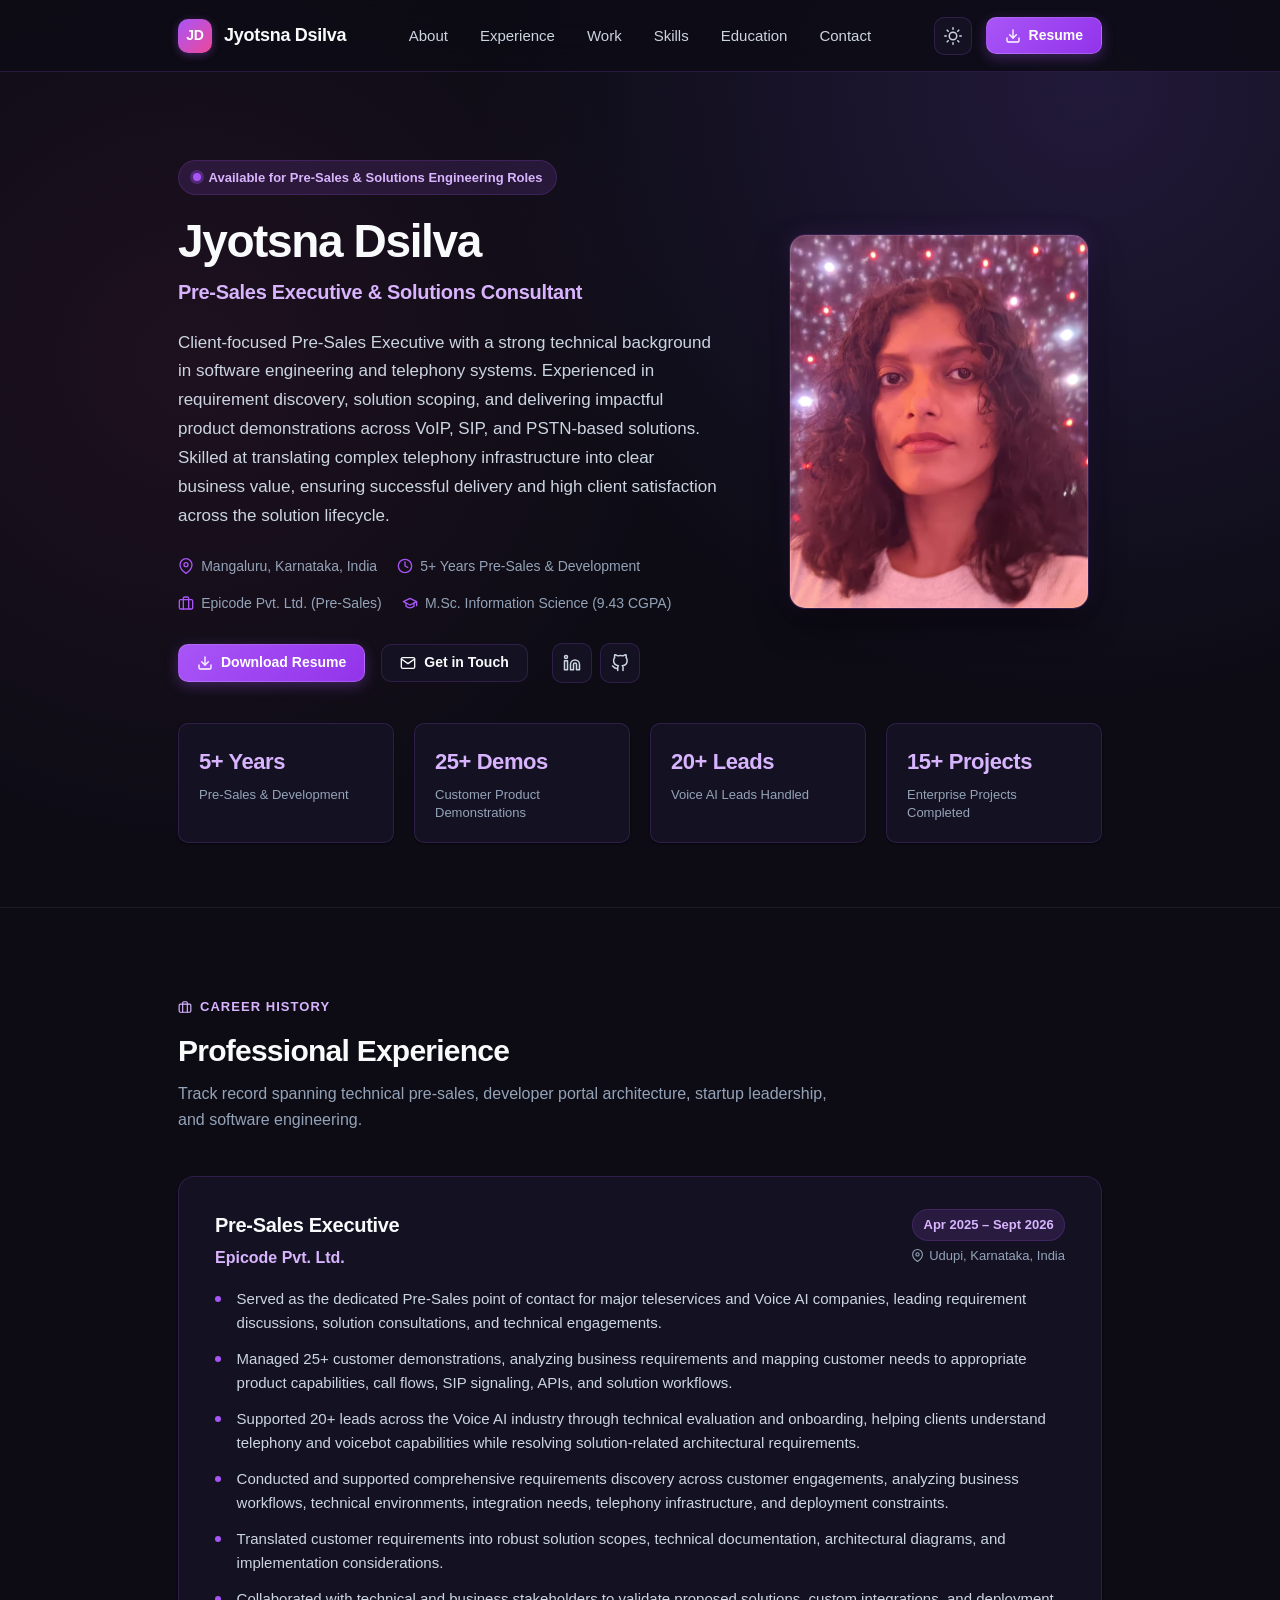
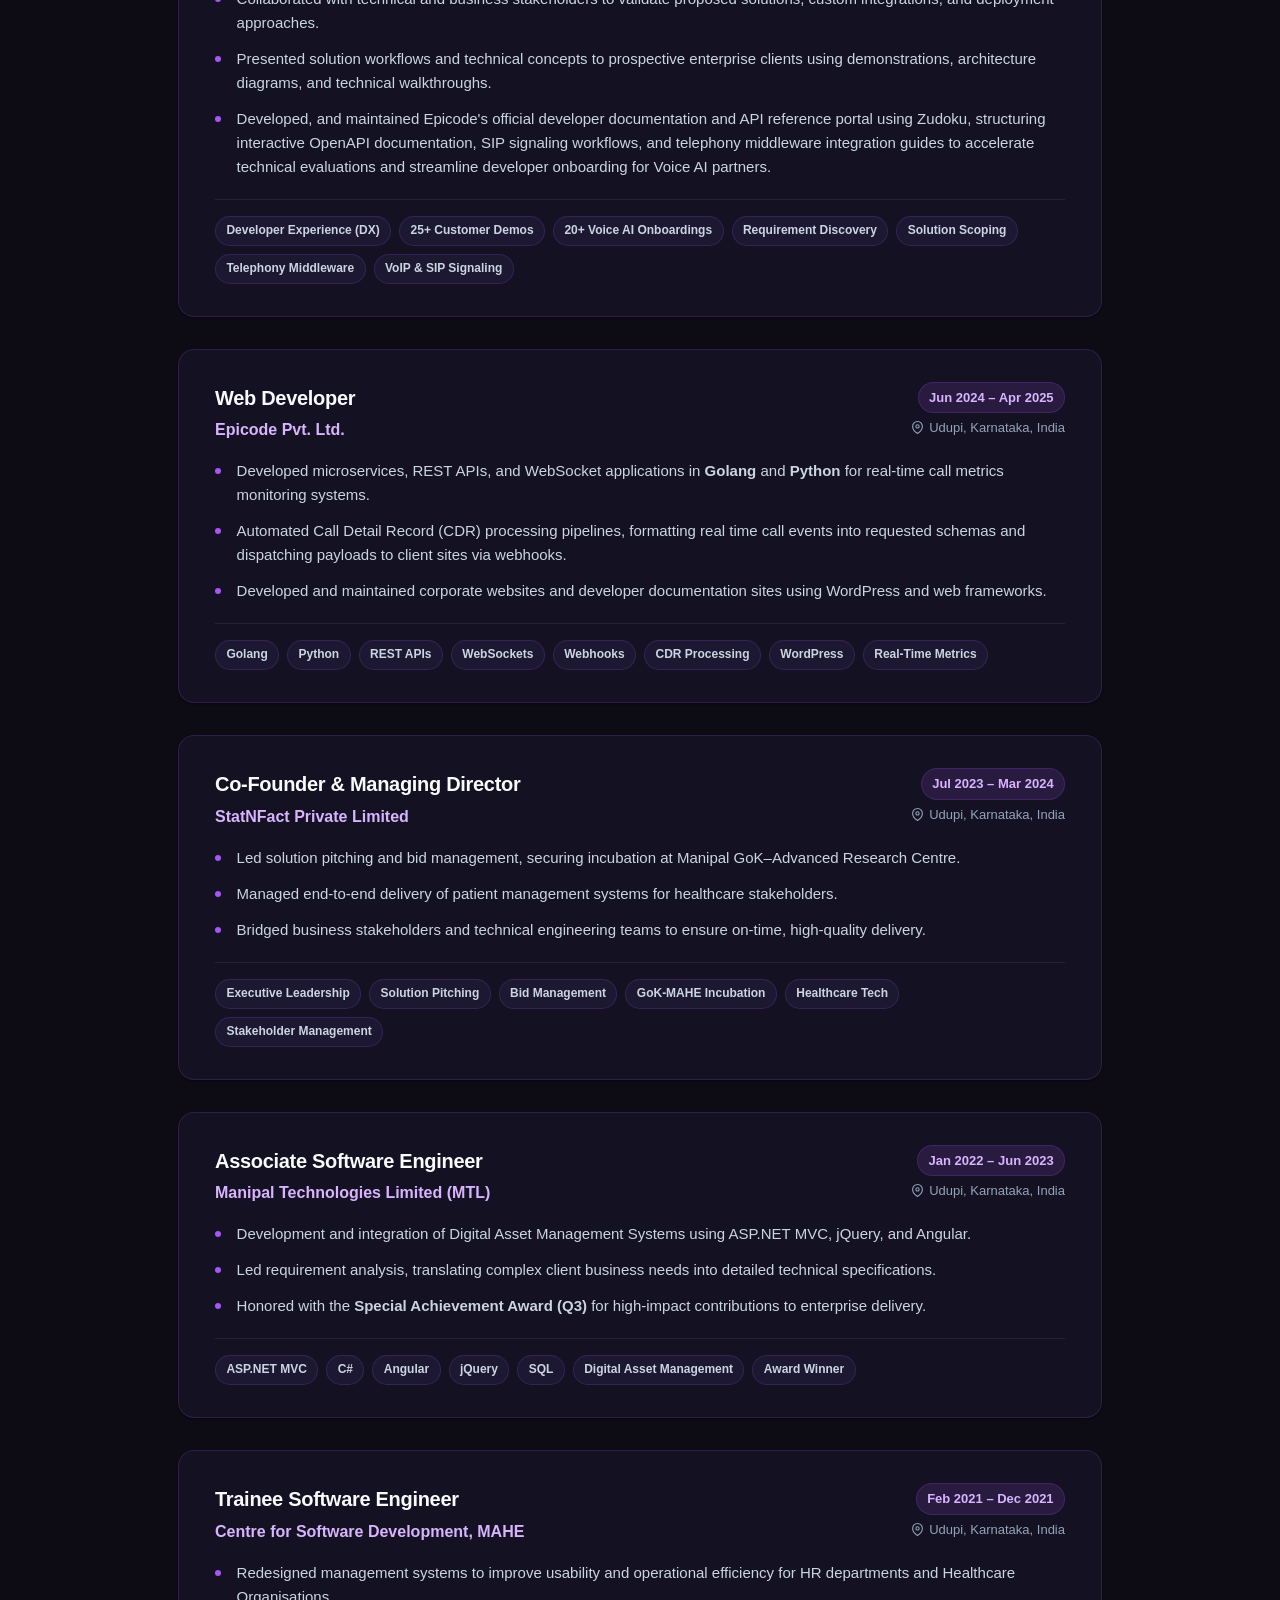
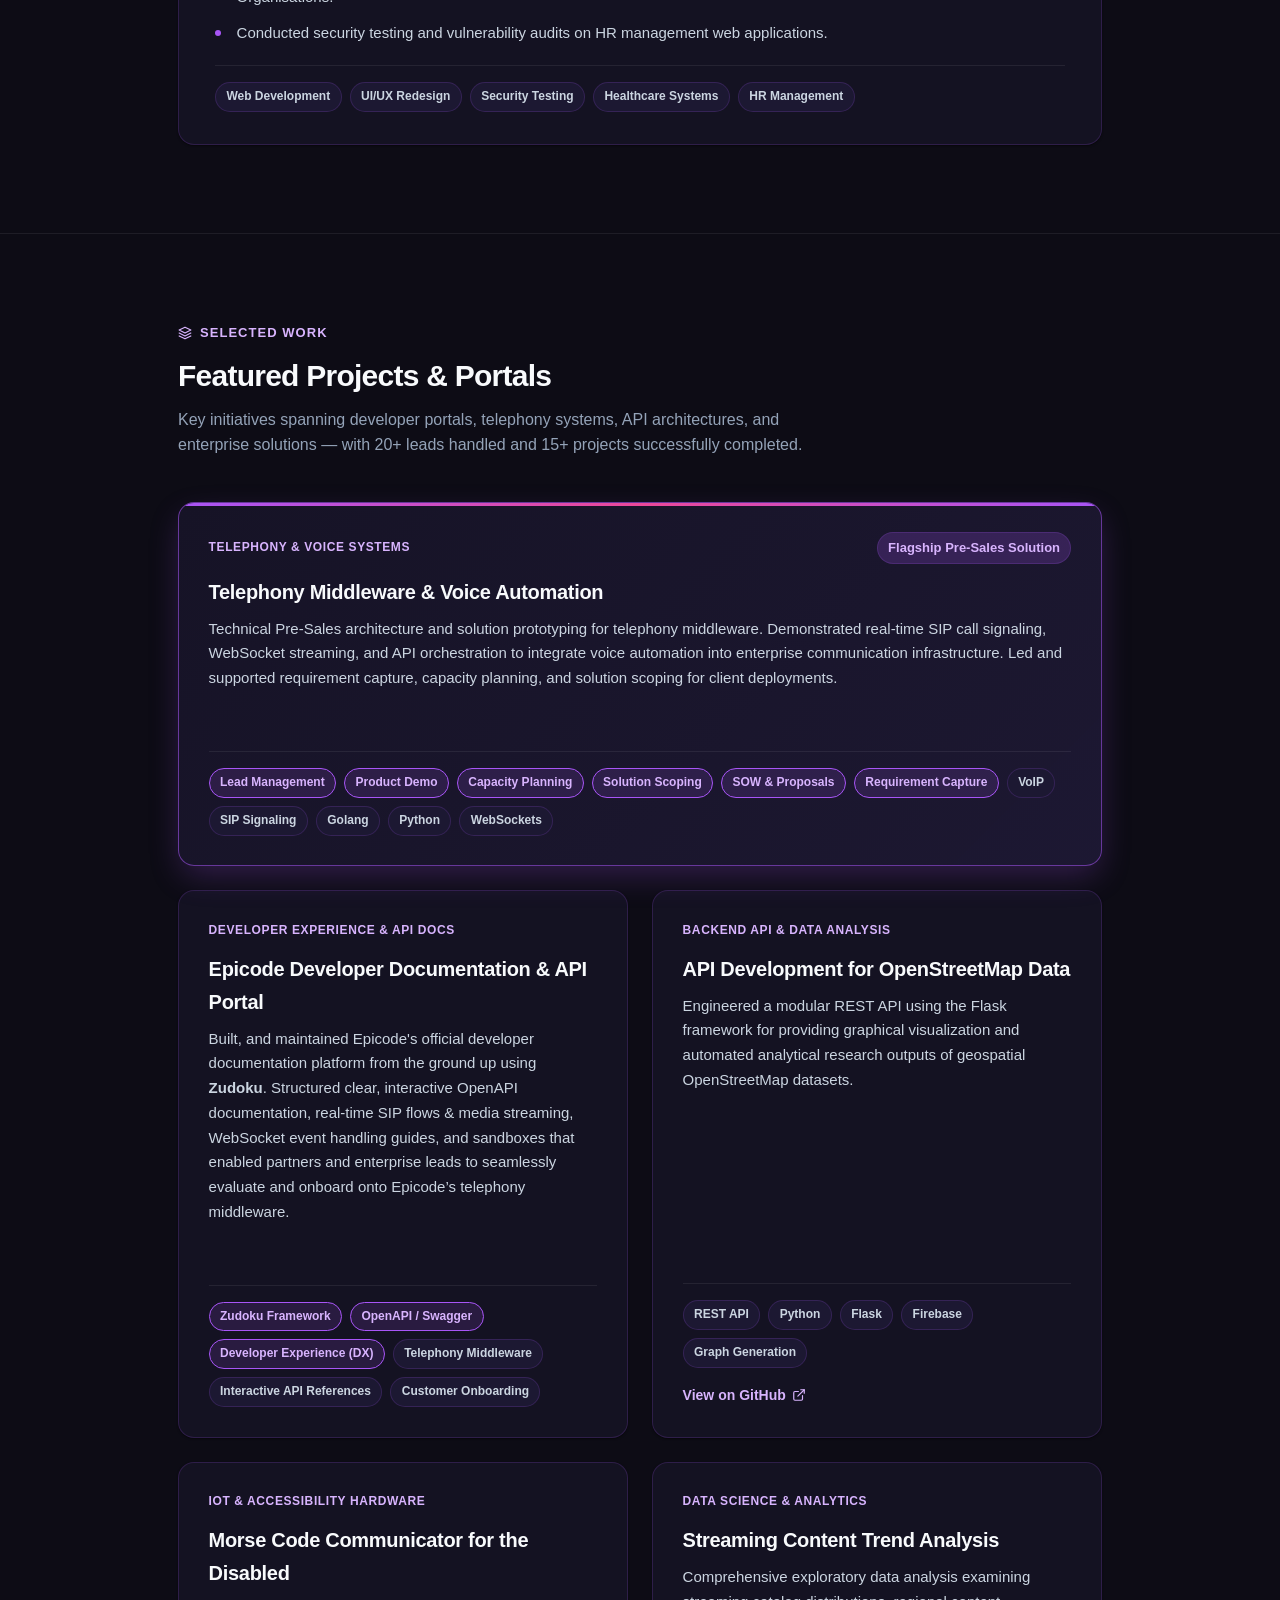
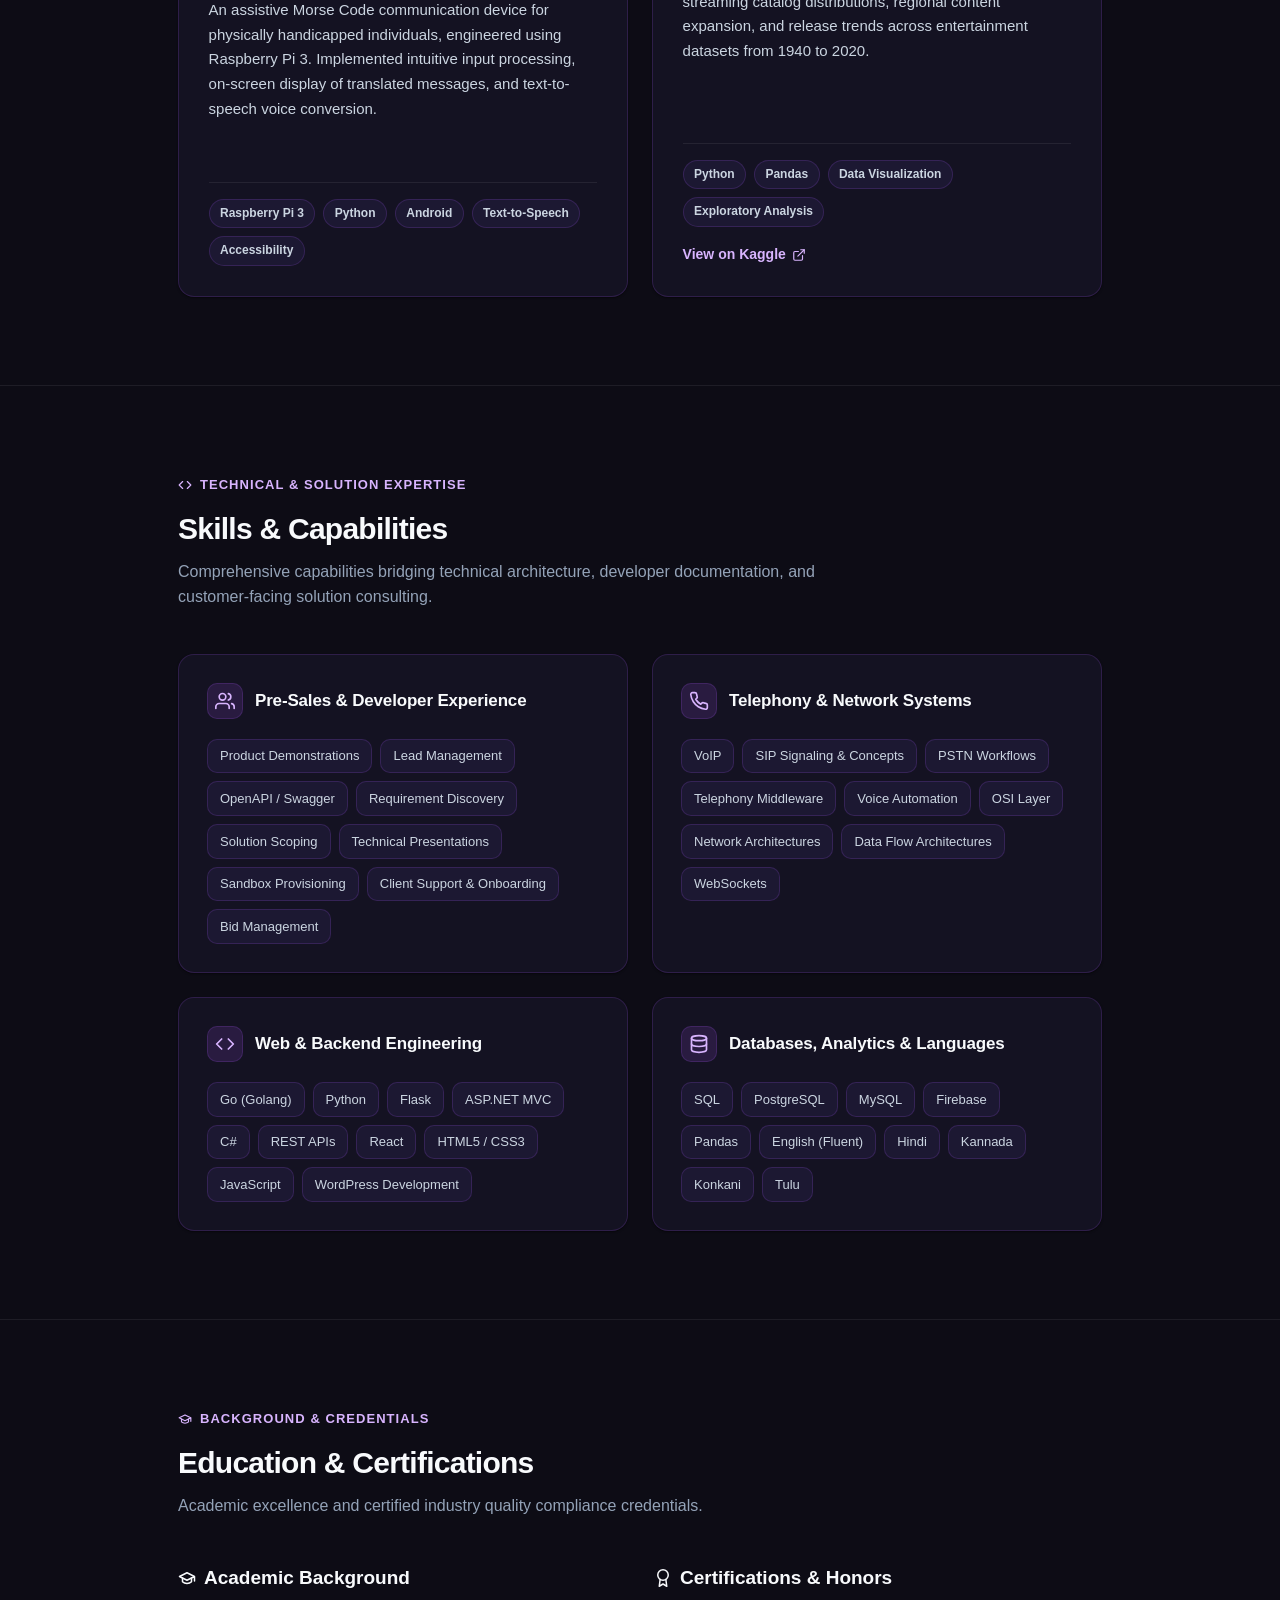
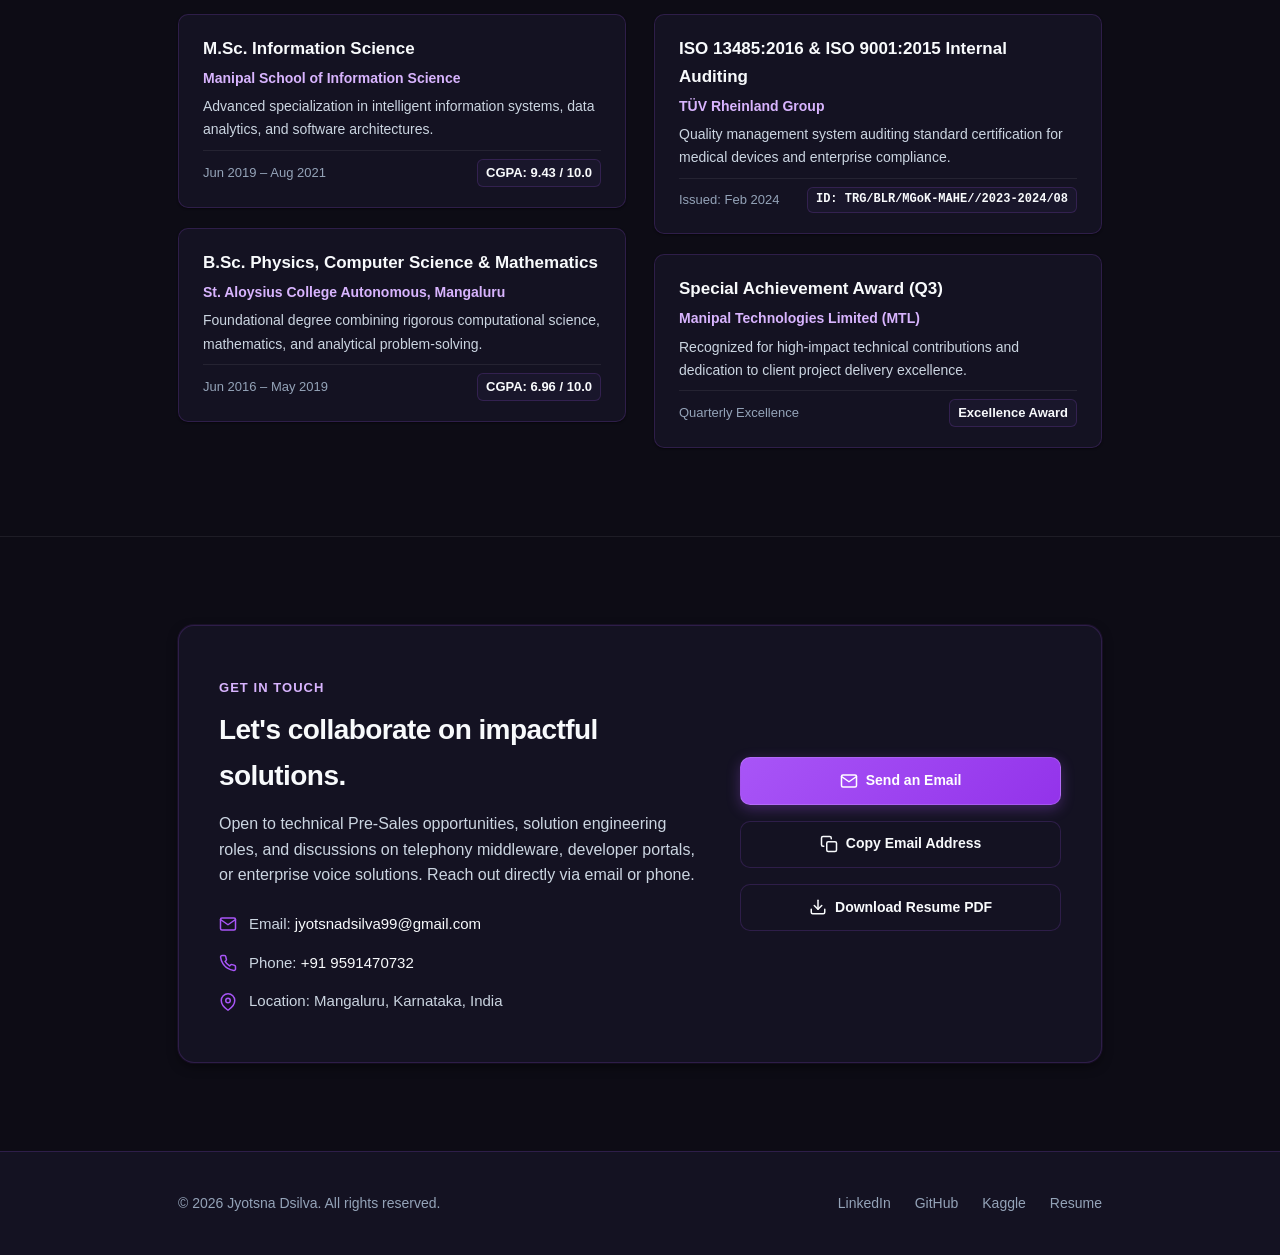
<file: index.html>
<!DOCTYPE html>
<html lang="en" data-theme="dark">

<head>
  <meta charset="UTF-8">
  <meta name="viewport" content="width=device-width, initial-scale=1.0">
  <meta http-equiv="X-UA-Compatible" content="ie=edge">

  <title>Jyotsna Dsilva | Pre-Sales Executive & Solutions Consultant</title>
  <meta name="description" content="Portfolio of Jyotsna Dsilva — Pre-Sales Executive & Solutions Consultant with 5+ years experience spanning technical pre-sales, telephony middleware, VoIP/SIP, and developer portals.">
  <meta name="keywords" content="Jyotsna Dsilva, Pre-Sales Executive, Solutions Engineer, Telephony, VoIP, SIP, Zudoku, Developer Portal, Software Engineer, Golang, Python, Mangaluru, Portfolio">
  <meta name="author" content="Jyotsna Dsilva">

  <!-- Open Graph / Social Sharing -->
  <meta property="og:type" content="website">
  <meta property="og:url" content="https://jyotsnasdsilva.github.io/">
  <meta property="og:title" content="Jyotsna Dsilva | Pre-Sales Executive & Solutions Consultant">
  <meta property="og:description" content="Client-focused Pre-Sales Executive with 5+ years experience in telephony middleware, VoIP/SIP, and developer documentation.">
  <meta property="og:image" content="assets/img/jyotsna.jpeg">

  <link rel="shortcut icon" href="assets/favicon.ico" type="image/x-icon">
  <link rel="stylesheet" href="assets/css/minimalist.css">
</head>

<body>

  <!-- Site Navigation (Streamlined & Uncluttered) -->
  <header class="site-header">
    <div class="container nav-container">
      <a href="#home" class="brand">
        <span class="brand-badge">JD</span>
        <span>Jyotsna Dsilva</span>
      </a>

      <nav>
        <ul class="nav-menu" id="nav-menu">
          <li><a href="#about" class="nav-link">About</a></li>
          <li><a href="#experience" class="nav-link">Experience</a></li>
          <li><a href="#work" class="nav-link">Work</a></li>
          <li><a href="#skills" class="nav-link">Skills</a></li>
          <li><a href="#education" class="nav-link">Education</a></li>
          <li><a href="#contact" class="nav-link">Contact</a></li>
        </ul>
      </nav>

      <div class="nav-actions">
        <!-- Theme Toggle -->
        <button class="btn btn-icon-only" id="theme-toggle" aria-label="Toggle dark/light theme" title="Toggle Theme">
          <svg width="18" height="18" viewBox="0 0 24 24" fill="none" stroke="currentColor" stroke-width="2" stroke-linecap="round" stroke-linejoin="round">
            <path d="M21 12.79A9 9 0 1 1 11.21 3 7 7 0 0 0 21 12.79z"></path>
          </svg>
        </button>

        <!-- Resume CTA -->
        <a href="assets/Jyotsna_Dsilva_Resume.pdf" target="_blank" rel="noopener noreferrer" class="btn btn-primary" title="View & Download PDF Resume">
          <svg width="16" height="16" viewBox="0 0 24 24" fill="none" stroke="currentColor" stroke-width="2" stroke-linecap="round" stroke-linejoin="round">
            <path d="M21 15v4a2 2 0 0 1-2 2H5a2 2 0 0 1-2-2v-4"></path>
            <polyline points="7 10 12 15 17 10"></polyline>
            <line x1="12" y1="15" x2="12" y2="3"></line>
          </svg>
          <span>Resume</span>
        </a>

        <!-- Mobile Menu Toggle Button -->
        <button class="btn btn-icon-only mobile-toggle" id="mobile-toggle" aria-label="Toggle navigation menu" aria-expanded="false">
          <svg width="20" height="20" viewBox="0 0 24 24" fill="none" stroke="currentColor" stroke-width="2" stroke-linecap="round" stroke-linejoin="round">
            <line x1="3" y1="12" x2="21" y2="12"></line>
            <line x1="3" y1="6" x2="21" y2="6"></line>
            <line x1="3" y1="18" x2="21" y2="18"></line>
          </svg>
        </button>
      </div>
    </div>
  </header>

  <main>
    <!-- Hero / About Section -->
    <section class="section hero-section" id="home">
      <div class="container">
        <div class="hero-grid">
          <div class="hero-content">
            <div class="status-badge">
              <span class="status-dot"></span>
              <span>Available for Pre-Sales & Solutions Engineering Roles</span>
            </div>

            <h1 class="hero-name">Jyotsna Dsilva</h1>
            <h2 class="hero-role">Pre-Sales Executive & Solutions Consultant</h2>

            <p class="hero-summary" id="about">
              Client-focused Pre-Sales Executive with a strong technical background in software engineering and telephony systems. Experienced in requirement discovery, solution scoping, and delivering impactful product demonstrations across VoIP, SIP, and PSTN-based solutions. Skilled at translating complex telephony infrastructure into clear business value, ensuring successful delivery and high client satisfaction across the solution lifecycle.
            </p>

            <div class="hero-meta">
              <div class="hero-meta-item">
                <svg width="16" height="16" viewBox="0 0 24 24" fill="none" stroke="currentColor" stroke-width="2" stroke-linecap="round" stroke-linejoin="round">
                  <path d="M21 10c0 7-9 13-9 13s-9-6-9-13a9 9 0 0 1 18 0z"></path>
                  <circle cx="12" cy="10" r="3"></circle>
                </svg>
                <span>Mangaluru, Karnataka, India</span>
              </div>
              <div class="hero-meta-item">
                <svg width="16" height="16" viewBox="0 0 24 24" fill="none" stroke="currentColor" stroke-width="2" stroke-linecap="round" stroke-linejoin="round">
                  <circle cx="12" cy="12" r="10"></circle>
                  <polyline points="12 6 12 12 16 14"></polyline>
                </svg>
                <span>5+ Years Pre-Sales & Development</span>
              </div>
              <div class="hero-meta-item">
                <svg width="16" height="16" viewBox="0 0 24 24" fill="none" stroke="currentColor" stroke-width="2" stroke-linecap="round" stroke-linejoin="round">
                  <rect x="2" y="7" width="20" height="14" rx="2" ry="2"></rect>
                  <path d="M16 21V5a2 2 0 0 0-2-2h-4a2 2 0 0 0-2 2v16"></path>
                </svg>
                <span>Epicode Pvt. Ltd. (Pre-Sales)</span>
              </div>
              <div class="hero-meta-item">
                <svg width="16" height="16" viewBox="0 0 24 24" fill="none" stroke="currentColor" stroke-width="2" stroke-linecap="round" stroke-linejoin="round">
                  <path d="M22 10v6M2 10l10-5 10 5-10 5z"></path>
                  <path d="M6 12v5c3 3 9 3 12 0v-5"></path>
                </svg>
                <span>M.Sc. Information Science (9.43 CGPA)</span>
              </div>
            </div>

            <div class="hero-actions">
              <a href="assets/Jyotsna_Dsilva_Resume.pdf" target="_blank" rel="noopener noreferrer" class="btn btn-primary">
                <svg width="16" height="16" viewBox="0 0 24 24" fill="none" stroke="currentColor" stroke-width="2" stroke-linecap="round" stroke-linejoin="round">
                  <path d="M21 15v4a2 2 0 0 1-2 2H5a2 2 0 0 1-2-2v-4"></path>
                  <polyline points="7 10 12 15 17 10"></polyline>
                  <line x1="12" y1="15" x2="12" y2="3"></line>
                </svg>
                <span>Download Resume</span>
              </a>

              <a href="#contact" class="btn btn-secondary">
                <svg width="16" height="16" viewBox="0 0 24 24" fill="none" stroke="currentColor" stroke-width="2" stroke-linecap="round" stroke-linejoin="round">
                  <path d="M4 4h16c1.1 0 2 .9 2 2v12c0 1.1-.9 2-2 2H4c-1.1 0-2-.9-2-2V6c0-1.1.9-2 2-2z"></path>
                  <polyline points="22,6 12,13 2,6"></polyline>
                </svg>
                <span>Get in Touch</span>
              </a>

              <div class="social-links">
                <a href="https://linkedin.com/in/jyotsna-dsilva-749945195" target="_blank" rel="noopener noreferrer" class="social-btn" title="LinkedIn Profile" aria-label="LinkedIn">
                  <svg width="18" height="18" viewBox="0 0 24 24" fill="none" stroke="currentColor" stroke-width="2" stroke-linecap="round" stroke-linejoin="round">
                    <path d="M16 8a6 6 0 0 1 6 6v7h-4v-7a2 2 0 0 0-2-2 2 2 0 0 0-2 2v7h-4v-7a6 6 0 0 1 6-6z"></path>
                    <rect x="2" y="9" width="4" height="12"></rect>
                    <circle cx="4" cy="4" r="2"></circle>
                  </svg>
                </a>
                <a href="https://github.com/JyotsnaSDsilva" target="_blank" rel="noopener noreferrer" class="social-btn" title="GitHub Profile" aria-label="GitHub">
                  <svg width="18" height="18" viewBox="0 0 24 24" fill="none" stroke="currentColor" stroke-width="2" stroke-linecap="round" stroke-linejoin="round">
                    <path d="M9 19c-5 1.5-5-2.5-7-3m14 6v-3.87a3.37 3.37 0 0 0-.94-2.61c3.14-.35 6.44-1.54 6.44-7A5.44 5.44 0 0 0 20 4.77 5.07 5.07 0 0 0 19.91 1S18.73.65 16 2.48a13.38 13.38 0 0 0-7 0C6.27.65 5.09 1 5.09 1A5.07 5.07 0 0 0 5 4.77a5.44 5.44 0 0 0-1.5 3.78c0 5.42 3.3 6.61 6.44 7A3.37 3.37 0 0 0 9 18.13V22"></path>
                  </svg>
                </a>
              </div>
            </div>
          </div>

          <div class="hero-visual">
            <div class="photo-card">
              <img src="assets/img/jyotsna.jpeg" alt="Jyotsna Dsilva" width="300" height="375" loading="eager">
            </div>
          </div>
        </div>

        <!-- Metric Highlights -->
        <div class="highlights-grid">
          <div class="highlight-card">
            <span class="highlight-number">5+ Years</span>
            <span class="highlight-label">Pre-Sales & Development</span>
          </div>
          <div class="highlight-card">
            <span class="highlight-number">25+ Demos</span>
            <span class="highlight-label">Customer Product Demonstrations</span>
          </div>
          <div class="highlight-card">
            <span class="highlight-number">20+ Leads</span>
            <span class="highlight-label">Voice AI Leads Handled</span>
          </div>
          <div class="highlight-card">
            <span class="highlight-number">15+ Projects</span>
            <span class="highlight-label">Enterprise Projects Completed</span>
          </div>
        </div>
      </div>
    </section>

    <!-- Experience Section -->
    <section class="section" id="experience">
      <div class="container">
        <div class="section-header">
          <span class="section-tag">
            <svg width="14" height="14" viewBox="0 0 24 24" fill="none" stroke="currentColor" stroke-width="2" stroke-linecap="round" stroke-linejoin="round">
              <rect x="2" y="7" width="20" height="14" rx="2" ry="2"></rect>
              <path d="M16 21V5a2 2 0 0 0-2-2h-4a2 2 0 0 0-2 2v16"></path>
            </svg>
            Career History
          </span>
          <h2 class="section-title">Professional Experience</h2>
          <p class="section-desc">Track record spanning technical pre-sales, developer portal architecture, startup leadership, and software engineering.</p>
        </div>

        <div class="timeline">
          <!-- Epicode Pvt. Ltd. -->
          <div class="experience-card">
            <div class="card-header-flex">
              <div>
                <h3 class="experience-role">Pre-Sales Executive</h3>
                <h4 class="experience-company">Epicode Pvt. Ltd.</h4>
              </div>
              <div class="experience-meta">
                <span class="badge-date">Apr 2025 – Sept 2026</span>
                <span class="experience-location">
                  <svg width="13" height="13" viewBox="0 0 24 24" fill="none" stroke="currentColor" stroke-width="2" stroke-linecap="round" stroke-linejoin="round">
                    <path d="M21 10c0 7-9 13-9 13s-9-6-9-13a9 9 0 0 1 18 0z"></path>
                    <circle cx="12" cy="10" r="3"></circle>
                  </svg>
                  Udupi, Karnataka, India
                </span>
              </div>
            </div>

            <ul class="experience-bullets">
              <li>Served as the dedicated Pre-Sales point of contact for major teleservices and Voice AI companies, leading requirement discussions, solution consultations, and technical engagements.</li>
              <li>Managed 25+ customer demonstrations, analyzing business requirements and mapping customer needs to appropriate product capabilities, call flows, SIP signaling, APIs, and solution workflows.</li>
              <li>Supported 20+ leads across the Voice AI industry through technical evaluation and onboarding, helping clients understand telephony and voicebot capabilities while resolving solution-related architectural requirements.</li>
              <li>Conducted and supported comprehensive requirements discovery across customer engagements, analyzing business workflows, technical environments, integration needs, telephony infrastructure, and deployment constraints.</li>
              <li>Translated customer requirements into robust solution scopes, technical documentation, architectural diagrams, and implementation considerations.</li>
              <li>Collaborated with technical and business stakeholders to validate proposed solutions, custom integrations, and deployment approaches.</li>
              <li>Presented solution workflows and technical concepts to prospective enterprise clients using demonstrations, architecture diagrams, and technical walkthroughs.</li>
              <li>Developed, and maintained Epicode's official developer documentation and API reference portal using Zudoku, structuring interactive OpenAPI documentation, SIP signaling workflows, and telephony middleware integration guides to accelerate technical evaluations and streamline developer onboarding for Voice AI partners.</li>
            </ul>

            <div class="tag-list">
              <span class="tag">Developer Experience (DX)</span>
              <span class="tag">25+ Customer Demos</span>
              <span class="tag">20+ Voice AI Onboardings</span>
              <span class="tag">Requirement Discovery</span>
              <span class="tag">Solution Scoping</span>
              <span class="tag">Telephony Middleware</span>
              <span class="tag">VoIP & SIP Signaling</span>
            </div>
          </div>

          <!-- Epicode Pvt. Ltd. - Web Developer -->
          <div class="experience-card">
            <div class="card-header-flex">
              <div>
                <h3 class="experience-role">Web Developer</h3>
                <h4 class="experience-company">Epicode Pvt. Ltd.</h4>
              </div>
              <div class="experience-meta">
                <span class="badge-date">Jun 2024 – Apr 2025</span>
                <span class="experience-location">
                  <svg width="13" height="13" viewBox="0 0 24 24" fill="none" stroke="currentColor" stroke-width="2" stroke-linecap="round" stroke-linejoin="round">
                    <path d="M21 10c0 7-9 13-9 13s-9-6-9-13a9 9 0 0 1 18 0z"></path>
                    <circle cx="12" cy="10" r="3"></circle>
                  </svg>
                  Udupi, Karnataka, India
                </span>
              </div>
            </div>

            <ul class="experience-bullets">
              <li>Developed microservices, REST APIs, and WebSocket applications in <strong>Golang</strong> and <strong>Python</strong> for real-time call metrics monitoring systems.</li>
              <li>Automated Call Detail Record (CDR) processing pipelines, formatting real time call events into requested schemas and dispatching payloads to client sites via webhooks.</li>
              <li>Developed and maintained corporate websites and developer documentation sites using WordPress and web frameworks.</li>
            </ul>

            <div class="tag-list">
              <span class="tag">Golang</span>
              <span class="tag">Python</span>
              <span class="tag">REST APIs</span>
              <span class="tag">WebSockets</span>
              <span class="tag">Webhooks</span>
              <span class="tag">CDR Processing</span>
              <span class="tag">WordPress</span>
              <span class="tag">Real-Time Metrics</span>
            </div>
          </div>

          <!-- StatNFact Private Limited -->
          <div class="experience-card">
            <div class="card-header-flex">
              <div>
                <h3 class="experience-role">Co-Founder & Managing Director</h3>
                <h4 class="experience-company">StatNFact Private Limited</h4>
              </div>
              <div class="experience-meta">
                <span class="badge-date">Jul 2023 – Mar 2024</span>
                <span class="experience-location">
                  <svg width="13" height="13" viewBox="0 0 24 24" fill="none" stroke="currentColor" stroke-width="2" stroke-linecap="round" stroke-linejoin="round">
                    <path d="M21 10c0 7-9 13-9 13s-9-6-9-13a9 9 0 0 1 18 0z"></path>
                    <circle cx="12" cy="10" r="3"></circle>
                  </svg>
                  Udupi, Karnataka, India
                </span>
              </div>
            </div>

            <ul class="experience-bullets">
              <li>Led solution pitching and bid management, securing incubation at Manipal GoK–Advanced Research Centre.</li>
              <li>Managed end-to-end delivery of patient management systems for healthcare stakeholders.</li>
              <li>Bridged business stakeholders and technical engineering teams to ensure on-time, high-quality delivery.</li>
            </ul>

            <div class="tag-list">
              <span class="tag">Executive Leadership</span>
              <span class="tag">Solution Pitching</span>
              <span class="tag">Bid Management</span>
              <span class="tag">GoK-MAHE Incubation</span>
              <span class="tag">Healthcare Tech</span>
              <span class="tag">Stakeholder Management</span>
            </div>
          </div>

          <!-- Manipal Technologies Limited -->
          <div class="experience-card">
            <div class="card-header-flex">
              <div>
                <h3 class="experience-role">Associate Software Engineer</h3>
                <h4 class="experience-company">Manipal Technologies Limited (MTL)</h4>
              </div>
              <div class="experience-meta">
                <span class="badge-date">Jan 2022 – Jun 2023</span>
                <span class="experience-location">
                  <svg width="13" height="13" viewBox="0 0 24 24" fill="none" stroke="currentColor" stroke-width="2" stroke-linecap="round" stroke-linejoin="round">
                    <path d="M21 10c0 7-9 13-9 13s-9-6-9-13a9 9 0 0 1 18 0z"></path>
                    <circle cx="12" cy="10" r="3"></circle>
                  </svg>
                  Udupi, Karnataka, India
                </span>
              </div>
            </div>

            <ul class="experience-bullets">
              <li>Development and integration of Digital Asset Management Systems using ASP.NET MVC, jQuery, and Angular.</li>
              <li>Led requirement analysis, translating complex client business needs into detailed technical specifications.</li>
              <li>Honored with the <strong>Special Achievement Award (Q3)</strong> for high-impact contributions to enterprise delivery.</li>
            </ul>

            <div class="tag-list">
              <span class="tag">ASP.NET MVC</span>
              <span class="tag">C#</span>
              <span class="tag">Angular</span>
              <span class="tag">jQuery</span>
              <span class="tag">SQL</span>
              <span class="tag">Digital Asset Management</span>
              <span class="tag">Award Winner</span>
            </div>
          </div>

          <!-- Centre for Software Development, MAHE -->
          <div class="experience-card">
            <div class="card-header-flex">
              <div>
                <h3 class="experience-role">Trainee Software Engineer</h3>
                <h4 class="experience-company">Centre for Software Development, MAHE</h4>
              </div>
              <div class="experience-meta">
                <span class="badge-date">Feb 2021 – Dec 2021</span>
                <span class="experience-location">
                  <svg width="13" height="13" viewBox="0 0 24 24" fill="none" stroke="currentColor" stroke-width="2" stroke-linecap="round" stroke-linejoin="round">
                    <path d="M21 10c0 7-9 13-9 13s-9-6-9-13a9 9 0 0 1 18 0z"></path>
                    <circle cx="12" cy="10" r="3"></circle>
                  </svg>
                  Udupi, Karnataka, India
                </span>
              </div>
            </div>

            <ul class="experience-bullets">
              <li>Redesigned management systems to improve usability and operational efficiency for HR departments and Healthcare Organisations.</li>
              <li>Conducted security testing and vulnerability audits on HR management web applications.</li>
            </ul>

            <div class="tag-list">
              <span class="tag">Web Development</span>
              <span class="tag">UI/UX Redesign</span>
              <span class="tag">Security Testing</span>
              <span class="tag">Healthcare Systems</span>
              <span class="tag">HR Management</span>
            </div>
          </div>
        </div>
      </div>
    </section>

    <!-- Featured Projects & Developer Portals Section -->
    <section class="section" id="work">
      <div class="container">
        <div class="section-header">
          <span class="section-tag">
            <svg width="14" height="14" viewBox="0 0 24 24" fill="none" stroke="currentColor" stroke-width="2" stroke-linecap="round" stroke-linejoin="round">
              <polygon points="12 2 2 7 12 12 22 7 12 2"></polygon>
              <polyline points="2 17 12 22 22 17"></polyline>
              <polyline points="2 12 12 17 22 12"></polyline>
            </svg>
            Selected Work
          </span>
          <h2 class="section-title">Featured Projects & Portals</h2>
          <p class="section-desc">Key initiatives spanning developer portals, telephony systems, API architectures, and enterprise solutions — with 20+ leads handled and 15+ projects successfully completed.</p>
        </div>

        <div class="projects-grid">
          <!-- Flagship Project: Telephony Middleware & Voice Automation (Highlighted Spotlight) -->
          <div class="project-card project-card-spotlight">
            <div class="project-top">
              <div class="project-badge-row">
                <span class="project-category">Telephony & Voice Systems</span>
                <span class="badge-date" style="background: rgba(168, 85, 247, 0.2); color: var(--accent-text);">Flagship Pre-Sales Solution</span>
              </div>
              <h3 class="project-title">Telephony Middleware & Voice Automation</h3>
              <p class="project-desc">
                Technical Pre-Sales architecture and solution prototyping for telephony middleware. Demonstrated real-time SIP call signaling, WebSocket streaming, and API orchestration to integrate voice automation into enterprise communication infrastructure. Led and supported requirement capture, capacity planning, and solution scoping for client deployments.
              </p>
            </div>
            <div class="project-bottom">
              <div class="tag-list">
                <span class="tag tag-featured">Lead Management</span>
                <span class="tag tag-featured">Product Demo</span>
                <span class="tag tag-featured">Capacity Planning</span>
                <span class="tag tag-featured">Solution Scoping</span>
                <span class="tag tag-featured">SOW & Proposals</span>
                <span class="tag tag-featured">Requirement Capture</span>
                <span class="tag">VoIP</span>
                <span class="tag">SIP Signaling</span>
                <span class="tag">Golang</span>
                <span class="tag">Python</span>
                <span class="tag">WebSockets</span>
              </div>
            </div>
          </div>

          <!-- Project 2: Epicode Documentation Portal with Zudoku -->
          <div class="project-card">
            <div class="project-top">
              <div class="project-badge-row">
                <span class="project-category">Developer Experience & API Docs</span>
              </div>
              <h3 class="project-title">Epicode Developer Documentation & API Portal</h3>
              <p class="project-desc">
                Built, and maintained Epicode's official developer documentation platform from the ground up using <strong>Zudoku</strong>. Structured clear, interactive OpenAPI documentation, real-time SIP flows & media streaming, WebSocket event handling guides, and sandboxes that enabled partners and enterprise leads to seamlessly evaluate and onboard onto Epicode’s telephony middleware.
              </p>
            </div>
            <div class="project-bottom">
              <div class="tag-list">
                <span class="tag tag-featured">Zudoku Framework</span>
                <span class="tag tag-featured">OpenAPI / Swagger</span>
                <span class="tag tag-featured">Developer Experience (DX)</span>
                <span class="tag">Telephony Middleware</span>
                <span class="tag">Interactive API References</span>
                <span class="tag">Customer Onboarding</span>
              </div>
            </div>
          </div>

          <!-- Project 3: API Development for OpenStreetMap Data -->
          <div class="project-card">
            <div class="project-top">
              <div class="project-badge-row">
                <span class="project-category">Backend API & Data Analysis</span>
              </div>
              <h3 class="project-title">API Development for OpenStreetMap Data</h3>
              <p class="project-desc">
                Engineered a modular REST API using the Flask framework for providing graphical visualization and automated analytical research outputs of geospatial OpenStreetMap datasets.
              </p>
            </div>
            <div class="project-bottom">
              <div class="tag-list">
                <span class="tag">REST API</span>
                <span class="tag">Python</span>
                <span class="tag">Flask</span>
                <span class="tag">Firebase</span>
                <span class="tag">Graph Generation</span>
              </div>
              <a href="https://github.com/Human-Blast/osm-stats-flask" target="_blank" rel="noopener noreferrer" class="project-link">
                <span>View on GitHub</span>
                <svg width="14" height="14" viewBox="0 0 24 24" fill="none" stroke="currentColor" stroke-width="2" stroke-linecap="round" stroke-linejoin="round">
                  <path d="M18 13v6a2 2 0 0 1-2 2H5a2 2 0 0 1-2-2V8a2 2 0 0 1 2-2h6"></path>
                  <polyline points="15 3 21 3 21 9"></polyline>
                  <line x1="10" y1="14" x2="21" y2="3"></line>
                </svg>
              </a>
            </div>
          </div>

          <!-- Project 4: Morse Code Communicator for the Disabled -->
          <div class="project-card">
            <div class="project-top">
              <div class="project-badge-row">
                <span class="project-category">IoT & Accessibility Hardware</span>
              </div>
              <h3 class="project-title">Morse Code Communicator for the Disabled</h3>
              <p class="project-desc">
                An assistive Morse Code communication device for physically handicapped individuals, engineered using Raspberry Pi 3. Implemented intuitive input processing, on-screen display of translated messages, and text-to-speech voice conversion.
              </p>
            </div>
            <div class="project-bottom">
              <div class="tag-list">
                <span class="tag">Raspberry Pi 3</span>
                <span class="tag">Python</span>
                <span class="tag">Android</span>
                <span class="tag">Text-to-Speech</span>
                <span class="tag">Accessibility</span>
              </div>
            </div>
          </div>

          <!-- Project 5: Streaming Content Trend Analysis -->
          <div class="project-card">
            <div class="project-top">
              <div class="project-badge-row">
                <span class="project-category">Data Science & Analytics</span>
              </div>
              <h3 class="project-title">Streaming Content Trend Analysis</h3>
              <p class="project-desc">
                Comprehensive exploratory data analysis examining streaming catalog distributions, regional content expansion, and release trends across entertainment datasets from 1940 to 2020.
              </p>
            </div>
            <div class="project-bottom">
              <div class="tag-list">
                <span class="tag">Python</span>
                <span class="tag">Pandas</span>
                <span class="tag">Data Visualization</span>
                <span class="tag">Exploratory Analysis</span>
              </div>
              <a href="https://www.kaggle.com/jyotsnasweedle/netflix-show-analysis" target="_blank" rel="noopener noreferrer" class="project-link">
                <span>View on Kaggle</span>
                <svg width="14" height="14" viewBox="0 0 24 24" fill="none" stroke="currentColor" stroke-width="2" stroke-linecap="round" stroke-linejoin="round">
                  <path d="M18 13v6a2 2 0 0 1-2 2H5a2 2 0 0 1-2-2V8a2 2 0 0 1 2-2h6"></path>
                  <polyline points="15 3 21 3 21 9"></polyline>
                  <line x1="10" y1="14" x2="21" y2="3"></line>
                </svg>
              </a>
            </div>
          </div>
        </div>
      </div>
    </section>

    <!-- Skills Section -->
    <section class="section" id="skills">
      <div class="container">
        <div class="section-header">
          <span class="section-tag">
            <svg width="14" height="14" viewBox="0 0 24 24" fill="none" stroke="currentColor" stroke-width="2" stroke-linecap="round" stroke-linejoin="round">
              <polyline points="16 18 22 12 16 6"></polyline>
              <polyline points="8 6 2 12 8 18"></polyline>
            </svg>
            Technical & Solution Expertise
          </span>
          <h2 class="section-title">Skills & Capabilities</h2>
          <p class="section-desc">Comprehensive capabilities bridging technical architecture, developer documentation, and customer-facing solution consulting.</p>
        </div>

        <div class="skills-grid">
          <!-- Pre-Sales, DX & Solutions -->
          <div class="skill-category-card">
            <div class="skill-category-header">
              <div class="skill-category-icon">
                <svg width="20" height="20" viewBox="0 0 24 24" fill="none" stroke="currentColor" stroke-width="2" stroke-linecap="round" stroke-linejoin="round">
                  <path d="M17 21v-2a4 4 0 0 0-4-4H5a4 4 0 0 0-4 4v2"></path>
                  <circle cx="9" cy="7" r="4"></circle>
                  <path d="M23 21v-2a4 4 0 0 0-3-3.87"></path>
                  <path d="M16 3.13a4 4 0 0 1 0 7.75"></path>
                </svg>
              </div>
              <h3 class="skill-category-title">Pre-Sales & Developer Experience</h3>
            </div>
            <div class="skill-chips">
              <span class="skill-chip">Product Demonstrations</span>
              <span class="skill-chip">Lead Management</span>
              <span class="skill-chip">OpenAPI / Swagger</span>
              <span class="skill-chip">Requirement Discovery</span>
              <span class="skill-chip">Solution Scoping</span>
              <span class="skill-chip">Technical Presentations</span>
              <span class="skill-chip">Sandbox Provisioning</span>
              <span class="skill-chip">Client Support & Onboarding</span>
              <span class="skill-chip">Bid Management</span>
            </div>
          </div>

          <!-- Telephony & Integration -->
          <div class="skill-category-card">
            <div class="skill-category-header">
              <div class="skill-category-icon">
                <svg width="20" height="20" viewBox="0 0 24 24" fill="none" stroke="currentColor" stroke-width="2" stroke-linecap="round" stroke-linejoin="round">
                  <path d="M22 16.92v3a2 2 0 0 1-2.18 2 19.79 19.79 0 0 1-8.63-3.07 19.5 19.5 0 0 1-6-6 19.79 19.79 0 0 1-3.07-8.67A2 2 0 0 1 4.11 2h3a2 2 0 0 1 2 1.72 12.84 12.84 0 0 0 .7 2.81 2 2 0 0 1-.45 2.11L8.09 9.91a16 16 0 0 0 6 6l1.27-1.27a2 2 0 0 1 2.11-.45 12.84 12.84 0 0 0 2.81.7A2 2 0 0 1 22 16.92z"></path>
                </svg>
              </div>
              <h3 class="skill-category-title">Telephony & Network Systems</h3>
            </div>
            <div class="skill-chips">
              <span class="skill-chip">VoIP</span>
              <span class="skill-chip">SIP Signaling & Concepts</span>
              <span class="skill-chip">PSTN Workflows</span>
              <span class="skill-chip">Telephony Middleware</span>
              <span class="skill-chip">Voice Automation</span>
              <span class="skill-chip">OSI Layer</span>
              <span class="skill-chip">Network Architectures</span>
              <span class="skill-chip">Data Flow Architectures</span>
              <span class="skill-chip">WebSockets</span>
            </div>
          </div>

          <!-- Web & Backend -->
          <div class="skill-category-card">
            <div class="skill-category-header">
              <div class="skill-category-icon">
                <svg width="20" height="20" viewBox="0 0 24 24" fill="none" stroke="currentColor" stroke-width="2" stroke-linecap="round" stroke-linejoin="round">
                  <polyline points="16 18 22 12 16 6"></polyline>
                  <polyline points="8 6 2 12 8 18"></polyline>
                </svg>
              </div>
              <h3 class="skill-category-title">Web & Backend Engineering</h3>
            </div>
            <div class="skill-chips">
              <span class="skill-chip">Go (Golang)</span>
              <span class="skill-chip">Python</span>
              <span class="skill-chip">Flask</span>
              <span class="skill-chip">ASP.NET MVC</span>
              <span class="skill-chip">C#</span>
              <span class="skill-chip">REST APIs</span>
              <span class="skill-chip">React</span>
              <span class="skill-chip">HTML5 / CSS3</span>
              <span class="skill-chip">JavaScript</span>
              <span class="skill-chip">WordPress Development</span>
            </div>
          </div>

          <!-- Databases, Analytics & Languages -->
          <div class="skill-category-card">
            <div class="skill-category-header">
              <div class="skill-category-icon">
                <svg width="20" height="20" viewBox="0 0 24 24" fill="none" stroke="currentColor" stroke-width="2" stroke-linecap="round" stroke-linejoin="round">
                  <ellipse cx="12" cy="5" rx="9" ry="3"></ellipse>
                  <path d="M21 12c0 1.66-4 3-9 3s-9-1.34-9-3"></path>
                  <path d="M3 5v14c0 1.66 4 3 9 3s9-1.34 9-3V5"></path>
                </svg>
              </div>
              <h3 class="skill-category-title">Databases, Analytics & Languages</h3>
            </div>
            <div class="skill-chips">
              <span class="skill-chip">SQL</span>
              <span class="skill-chip">PostgreSQL</span>
              <span class="skill-chip">MySQL</span>
              <span class="skill-chip">Firebase</span>
              <span class="skill-chip">Pandas</span>
              <span class="skill-chip">English (Fluent)</span>
              <span class="skill-chip">Hindi</span>
              <span class="skill-chip">Kannada</span>
              <span class="skill-chip">Konkani</span>
              <span class="skill-chip">Tulu</span>
            </div>
          </div>
        </div>
      </div>
    </section>

    <!-- Education & Certifications Section -->
    <section class="section" id="education">
      <div class="container">
        <div class="section-header">
          <span class="section-tag">
            <svg width="14" height="14" viewBox="0 0 24 24" fill="none" stroke="currentColor" stroke-width="2" stroke-linecap="round" stroke-linejoin="round">
              <path d="M22 10v6M2 10l10-5 10 5-10 5z"></path>
              <path d="M6 12v5c3 3 9 3 12 0v-5"></path>
            </svg>
            Background & Credentials
          </span>
          <h2 class="section-title">Education & Certifications</h2>
          <p class="section-desc">Academic excellence and certified industry quality compliance credentials.</p>
        </div>

        <div class="edu-cert-grid">
          <!-- Education Column -->
          <div>
            <h3 style="font-size: 1.1875rem; font-weight: 700; margin-bottom: 1.25rem; display: flex; align-items: center; gap: 0.5rem;">
              <svg width="18" height="18" viewBox="0 0 24 24" fill="none" stroke="currentColor" stroke-width="2" stroke-linecap="round" stroke-linejoin="round">
                <path d="M22 10v6M2 10l10-5 10 5-10 5z"></path>
                <path d="M6 12v5c3 3 9 3 12 0v-5"></path>
              </svg>
              Academic Background
            </h3>

            <div class="info-card-list">
              <div class="info-card">
                <h4 class="info-card-title">M.Sc. Information Science</h4>
                <div class="info-card-sub">Manipal School of Information Science</div>
                <p style="font-size: 0.875rem; color: var(--text-secondary); margin-bottom: 0.5rem;">
                  Advanced specialization in intelligent information systems, data analytics, and software architectures.
                </p>
                <div class="info-card-meta">
                  <span>Jun 2019 – Aug 2021</span>
                  <span class="info-badge">CGPA: 9.43 / 10.0</span>
                </div>
              </div>

              <div class="info-card">
                <h4 class="info-card-title">B.Sc. Physics, Computer Science & Mathematics</h4>
                <div class="info-card-sub">St. Aloysius College Autonomous, Mangaluru</div>
                <p style="font-size: 0.875rem; color: var(--text-secondary); margin-bottom: 0.5rem;">
                  Foundational degree combining rigorous computational science, mathematics, and analytical problem-solving.
                </p>
                <div class="info-card-meta">
                  <span>Jun 2016 – May 2019</span>
                  <span class="info-badge">CGPA: 6.96 / 10.0</span>
                </div>
              </div>
            </div>
          </div>

          <!-- Certifications & Honors Column -->
          <div>
            <h3 style="font-size: 1.1875rem; font-weight: 700; margin-bottom: 1.25rem; display: flex; align-items: center; gap: 0.5rem;">
              <svg width="18" height="18" viewBox="0 0 24 24" fill="none" stroke="currentColor" stroke-width="2" stroke-linecap="round" stroke-linejoin="round">
                <circle cx="12" cy="8" r="7"></circle>
                <polyline points="8.21 13.89 7 23 12 20 17 23 15.79 13.88"></polyline>
              </svg>
              Certifications & Honors
            </h3>

            <div class="info-card-list">
              <div class="info-card">
                <h4 class="info-card-title">ISO 13485:2016 & ISO 9001:2015 Internal Auditing</h4>
                <div class="info-card-sub">TÜV Rheinland Group</div>
                <p style="font-size: 0.875rem; color: var(--text-secondary); margin-bottom: 0.5rem;">
                  Quality management system auditing standard certification for medical devices and enterprise compliance.
                </p>
                <div class="info-card-meta">
                  <span>Issued: Feb 2024</span>
                  <span class="info-badge" style="font-family: var(--font-mono); font-size: 0.75rem;">ID: TRG/BLR/MGoK-MAHE//2023-2024/08</span>
                </div>
              </div>

              <div class="info-card">
                <h4 class="info-card-title">Special Achievement Award (Q3)</h4>
                <div class="info-card-sub">Manipal Technologies Limited (MTL)</div>
                <p style="font-size: 0.875rem; color: var(--text-secondary); margin-bottom: 0.5rem;">
                  Recognized for high-impact technical contributions and dedication to client project delivery excellence.
                </p>
                <div class="info-card-meta">
                  <span>Quarterly Excellence</span>
                  <span class="info-badge">Excellence Award</span>
                </div>
              </div>
            </div>
          </div>
        </div>
      </div>
    </section>

    <!-- Contact Section -->
    <section class="section" id="contact" style="border-bottom: none;">
      <div class="container">
        <div class="contact-card">
          <div class="contact-text">
            <span class="section-tag" style="margin-bottom: 0.5rem;">Get in Touch</span>
            <h3>Let's collaborate on impactful solutions.</h3>
            <p>
              Open to technical Pre-Sales opportunities, solution engineering roles, and discussions on telephony middleware, developer portals, or enterprise voice solutions. Reach out directly via email or phone.
            </p>

            <div class="contact-direct-list">
              <div class="contact-item">
                <svg width="18" height="18" viewBox="0 0 24 24" fill="none" stroke="currentColor" stroke-width="2" stroke-linecap="round" stroke-linejoin="round">
                  <path d="M4 4h16c1.1 0 2 .9 2 2v12c0 1.1-.9 2-2 2H4c-1.1 0-2-.9-2-2V6c0-1.1.9-2 2-2z"></path>
                  <polyline points="22,6 12,13 2,6"></polyline>
                </svg>
                <span>Email: <a href="mailto:jyotsnadsilva99@gmail.com">jyotsnadsilva99@gmail.com</a></span>
              </div>
              <div class="contact-item">
                <svg width="18" height="18" viewBox="0 0 24 24" fill="none" stroke="currentColor" stroke-width="2" stroke-linecap="round" stroke-linejoin="round">
                  <path d="M22 16.92v3a2 2 0 0 1-2.18 2 19.79 19.79 0 0 1-8.63-3.07 19.5 19.5 0 0 1-6-6 19.79 19.79 0 0 1-3.07-8.67A2 2 0 0 1 4.11 2h3a2 2 0 0 1 2 1.72 12.84 12.84 0 0 0 .7 2.81 2 2 0 0 1-.45 2.11L8.09 9.91a16 16 0 0 0 6 6l1.27-1.27a2 2 0 0 1 2.11-.45 12.84 12.84 0 0 0 2.81.7A2 2 0 0 1 22 16.92z"></path>
                </svg>
                <span>Phone: <a href="tel:+919591470732">+91 9591470732</a></span>
              </div>
              <div class="contact-item">
                <svg width="18" height="18" viewBox="0 0 24 24" fill="none" stroke="currentColor" stroke-width="2" stroke-linecap="round" stroke-linejoin="round">
                  <path d="M21 10c0 7-9 13-9 13s-9-6-9-13a9 9 0 0 1 18 0z"></path>
                  <circle cx="12" cy="10" r="3"></circle>
                </svg>
                <span>Location: Mangaluru, Karnataka, India</span>
              </div>
            </div>
          </div>

          <div class="contact-actions">
            <a href="mailto:jyotsnadsilva99@gmail.com" class="btn btn-primary" style="padding: 0.85rem 1.5rem; width: 100%;">
              <svg width="18" height="18" viewBox="0 0 24 24" fill="none" stroke="currentColor" stroke-width="2" stroke-linecap="round" stroke-linejoin="round">
                <path d="M4 4h16c1.1 0 2 .9 2 2v12c0 1.1-.9 2-2 2H4c-1.1 0-2-.9-2-2V6c0-1.1.9-2 2-2z"></path>
                <polyline points="22,6 12,13 2,6"></polyline>
              </svg>
              <span>Send an Email</span>
            </a>

            <button type="button" class="btn btn-secondary" id="copy-email-btn" style="padding: 0.85rem 1.5rem; width: 100%;">
              <svg width="18" height="18" viewBox="0 0 24 24" fill="none" stroke="currentColor" stroke-width="2" stroke-linecap="round" stroke-linejoin="round">
                <rect x="9" y="9" width="13" height="13" rx="2" ry="2"></rect>
                <path d="M5 15H4a2 2 0 0 1-2-2V4a2 2 0 0 1 2-2h9a2 2 0 0 1 2 2v1"></path>
              </svg>
              <span>Copy Email Address</span>
            </button>

            <a href="assets/Jyotsna_Dsilva_Resume.pdf" target="_blank" rel="noopener noreferrer" class="btn btn-secondary" style="padding: 0.85rem 1.5rem; width: 100%;">
              <svg width="18" height="18" viewBox="0 0 24 24" fill="none" stroke="currentColor" stroke-width="2" stroke-linecap="round" stroke-linejoin="round">
                <path d="M21 15v4a2 2 0 0 1-2 2H5a2 2 0 0 1-2-2v-4"></path>
                <polyline points="7 10 12 15 17 10"></polyline>
                <line x1="12" y1="15" x2="12" y2="3"></line>
              </svg>
              <span>Download Resume PDF</span>
            </a>
          </div>
        </div>
      </div>
    </section>
  </main>

  <!-- Site Footer -->
  <footer class="site-footer">
    <div class="container footer-container">
      <div>
        <span>&copy; <span id="current-year">2026</span> Jyotsna Dsilva. All rights reserved.</span>
      </div>

      <div class="footer-links">
        <a href="https://linkedin.com/in/jyotsna-dsilva-749945195" target="_blank" rel="noopener noreferrer">LinkedIn</a>
        <a href="https://github.com/JyotsnaSDsilva" target="_blank" rel="noopener noreferrer">GitHub</a>
        <a href="https://www.kaggle.com/jyotsnasweedle/" target="_blank" rel="noopener noreferrer">Kaggle</a>
        <a href="assets/Jyotsna_Dsilva_Resume.pdf" target="_blank" rel="noopener noreferrer">Resume</a>
      </div>
    </div>
  </footer>

  <!-- Back to Top Button -->
  <button class="back-to-top" id="back-to-top" aria-label="Back to top of page" title="Back to top">
    <svg width="18" height="18" viewBox="0 0 24 24" fill="none" stroke="currentColor" stroke-width="2.5" stroke-linecap="round" stroke-linejoin="round">
      <polyline points="18 15 12 9 6 15"></polyline>
    </svg>
  </button>

  <script>
    document.getElementById('current-year').textContent = new Date().getFullYear();
  </script>
  <script src="assets/js/minimalist.js"></script>

</body>

</html>
</file>
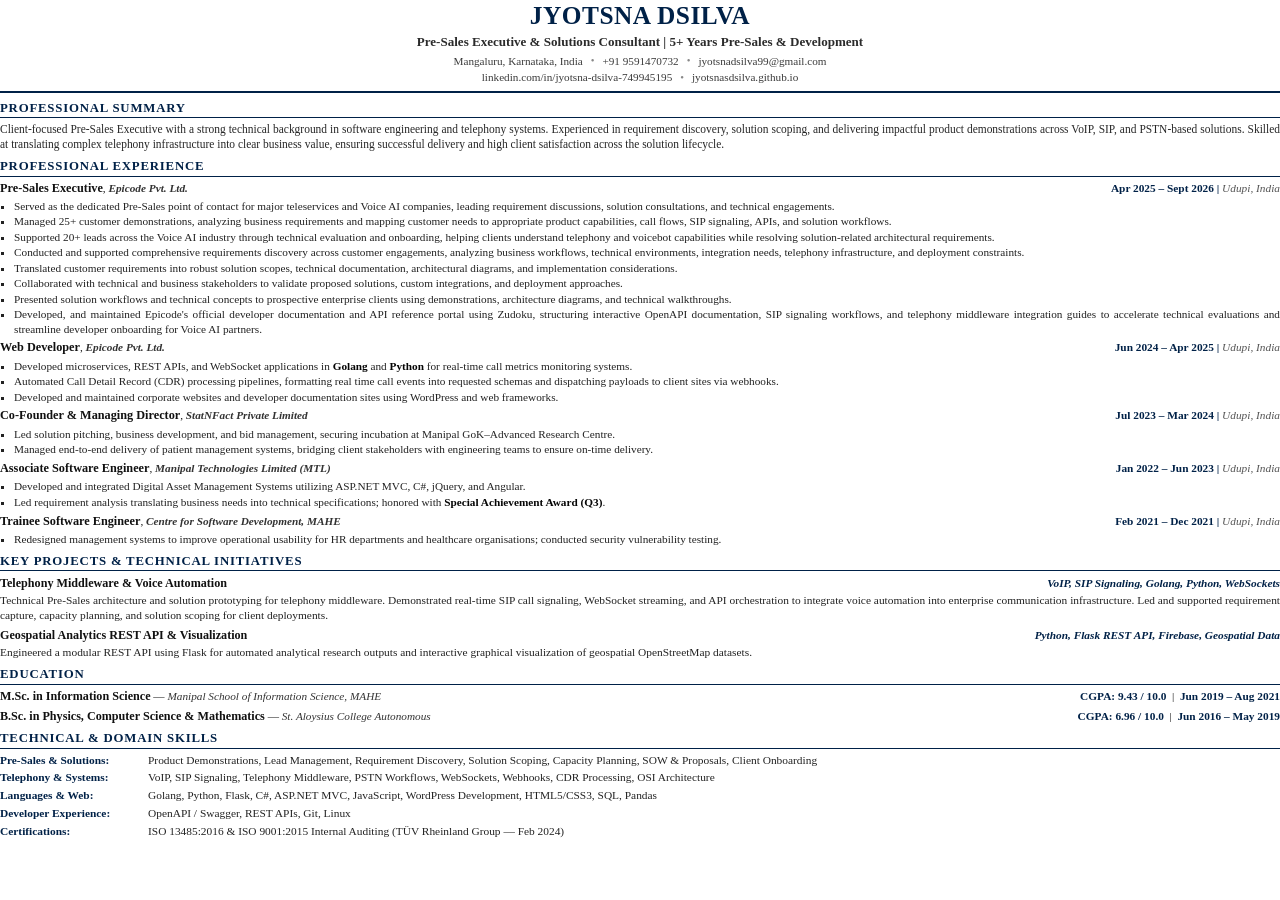
<file: oxford_cv.html>
<!DOCTYPE html>
<html lang="en">
<head>
  <meta charset="UTF-8">
  <title>Jyotsna Dsilva - Curriculum Vitae</title>
  <style>
    @page {
      size: A4 portrait;
      margin: 7.5mm 12mm 7.5mm 12mm;
    }

    * {
      box-sizing: border-box;
      margin: 0;
      padding: 0;
    }

    body {
      font-family: 'Cambria', 'Georgia', 'Times New Roman', serif;
      font-size: 8.45pt;
      line-height: 1.26;
      color: #1a1a1a;
      background: #ffffff;
      -webkit-font-smoothing: antialiased;
    }

    /* Header */
    .header {
      text-align: center;
      margin-bottom: 7px;
      border-bottom: 2px solid #002147;
      padding-bottom: 6px;
    }

    .header-name {
      font-size: 19pt;
      font-weight: 700;
      color: #002147;
      letter-spacing: 0.5px;
      margin-bottom: 2px;
      text-transform: uppercase;
      font-family: 'Georgia', 'Cambria', serif;
    }

    .header-subtitle {
      font-size: 9.8pt;
      font-weight: 600;
      color: #2b2b2b;
      margin-bottom: 3.5px;
    }

    .header-contact {
      font-size: 8.4pt;
      color: #3b3b3b;
      display: flex;
      flex-direction: column;
      align-items: center;
      gap: 2.5px;
    }

    .contact-row {
      display: flex;
      align-items: center;
      gap: 8px;
    }

    .header-contact a {
      color: inherit;
      text-decoration: none;
      font-weight: normal;
    }

    .sep {
      color: #888888;
      font-size: 8pt;
    }

    /* Section Styling */
    .section {
      margin-bottom: 6.5px;
    }

    .section-title {
      font-size: 9.6pt;
      font-weight: 700;
      color: #002147;
      text-transform: uppercase;
      letter-spacing: 0.8px;
      border-bottom: 1px solid #002147;
      padding-bottom: 1.5px;
      margin-bottom: 3.5px;
    }

    /* Summary */
    .summary-text {
      font-size: 8.6pt;
      text-align: justify;
      color: #262626;
      line-height: 1.32;
    }

    /* Experience Entries */
    .entry {
      margin-bottom: 4.5px;
    }

    .entry:last-child {
      margin-bottom: 0;
    }

    .entry-header {
      display: flex;
      justify-content: space-between;
      align-items: baseline;
      margin-bottom: 2.5px;
      line-height: 1.35;
    }

    .role-title {
      font-size: 9.2pt;
      font-weight: 700;
      color: #111111;
      display: inline-block;
      line-height: 1.3;
    }

    .company-name {
      font-style: italic;
      color: #333333;
      font-weight: 600;
      display: inline-block;
      line-height: 1.3;
    }

    .date-location {
      font-size: 8.5pt;
      font-weight: 600;
      color: #002147;
      text-align: right;
      white-space: nowrap;
      line-height: 1.3;
    }

    .location {
      font-style: italic;
      color: #555555;
      font-weight: 400;
    }

    /* Bullet Lists */
    ul.bullets {
      list-style-type: square;
      padding-left: 14px;
      margin-top: 2px;
    }

    ul.bullets li {
      font-size: 8.45pt;
      color: #222222;
      margin-bottom: 1.3px;
      line-height: 1.26;
      text-align: justify;
    }

    ul.bullets li:last-child {
      margin-bottom: 0;
    }

    ul.bullets li strong {
      color: #050505;
    }

    /* Projects */
    .project-entry {
      margin-bottom: 4.5px;
    }

    .project-header {
      display: flex;
      justify-content: space-between;
      align-items: baseline;
      margin-bottom: 1.5px;
      line-height: 1.35;
    }

    .project-name {
      font-size: 9.1pt;
      font-weight: 700;
      color: #111111;
    }

    .project-tech {
      font-size: 8.5pt;
      font-style: italic;
      color: #002147;
      font-weight: 600;
    }

    .project-desc {
      font-size: 8.55pt;
      color: #222222;
      line-height: 1.3;
      text-align: justify;
    }

    /* Education */
    .edu-entry {
      display: flex;
      justify-content: space-between;
      align-items: baseline;
      margin-bottom: 3px;
      line-height: 1.35;
    }

    .edu-degree {
      font-size: 9.1pt;
      font-weight: 700;
      color: #111111;
    }

    .edu-institution {
      font-style: italic;
      color: #333333;
      font-weight: normal;
    }

    .edu-grade {
      font-size: 8.5pt;
      color: #002147;
      font-weight: 600;
    }

    /* Skills Table / Grid */
    .skills-block {
      display: flex;
      flex-direction: column;
      gap: 3px;
    }

    .skill-row {
      display: flex;
      font-size: 8.55pt;
      line-height: 1.3;
    }

    .skill-label {
      font-weight: 700;
      color: #002147;
      min-width: 148px;
      flex-shrink: 0;
    }

    .skill-val {
      color: #222222;
    }
  </style>
</head>
<body>

  <!-- Header -->
  <header class="header">
    <h1 class="header-name">Jyotsna Dsilva</h1>
    <div class="header-subtitle">Pre-Sales Executive & Solutions Consultant | 5+ Years Pre-Sales & Development</div>
    <div class="header-contact">
      <div class="contact-row">
        <span>Mangaluru, Karnataka, India</span>
        <span class="sep">•</span>
        <a href="tel:+919591470732">+91 9591470732</a>
        <span class="sep">•</span>
        <a href="mailto:jyotsnadsilva99@gmail.com">jyotsnadsilva99@gmail.com</a>
      </div>
      <div class="contact-row">
        <a href="https://linkedin.com/in/jyotsna-dsilva-749945195" target="_blank" rel="noopener noreferrer">linkedin.com/in/jyotsna-dsilva-749945195</a>
        <span class="sep">•</span>
        <a href="https://jyotsnasdsilva.github.io/" target="_blank" rel="noopener noreferrer">jyotsnasdsilva.github.io</a>
      </div>
    </div>
  </header>

  <!-- Summary -->
  <section class="section">
    <h2 class="section-title">Professional Summary</h2>
    <p class="summary-text">
      Client-focused Pre-Sales Executive with a strong technical background in software engineering and telephony systems. Experienced in requirement discovery, solution scoping, and delivering impactful product demonstrations across VoIP, SIP, and PSTN-based solutions. Skilled at translating complex telephony infrastructure into clear business value, ensuring successful delivery and high client satisfaction across the solution lifecycle.
    </p>
  </section>

  <!-- Professional Experience -->
  <section class="section">
    <h2 class="section-title">Professional Experience</h2>

    <!-- Epicode - Pre-Sales Executive -->
    <div class="entry">
      <div class="entry-header">
        <div>
          <span class="role-title">Pre-Sales Executive</span>, <span class="company-name">Epicode Pvt. Ltd.</span>
        </div>
        <div class="date-location">
          <span>Apr 2025 – Sept 2026</span> | <span class="location">Udupi, India</span>
        </div>
      </div>
      <ul class="bullets">
        <li>Served as the dedicated Pre-Sales point of contact for major teleservices and Voice AI companies, leading requirement discussions, solution consultations, and technical engagements.</li>
        <li>Managed 25+ customer demonstrations, analyzing business requirements and mapping customer needs to appropriate product capabilities, call flows, SIP signaling, APIs, and solution workflows.</li>
        <li>Supported 20+ leads across the Voice AI industry through technical evaluation and onboarding, helping clients understand telephony and voicebot capabilities while resolving solution-related architectural requirements.</li>
        <li>Conducted and supported comprehensive requirements discovery across customer engagements, analyzing business workflows, technical environments, integration needs, telephony infrastructure, and deployment constraints.</li>
        <li>Translated customer requirements into robust solution scopes, technical documentation, architectural diagrams, and implementation considerations.</li>
        <li>Collaborated with technical and business stakeholders to validate proposed solutions, custom integrations, and deployment approaches.</li>
        <li>Presented solution workflows and technical concepts to prospective enterprise clients using demonstrations, architecture diagrams, and technical walkthroughs.</li>
        <li>Developed, and maintained Epicode's official developer documentation and API reference portal using Zudoku, structuring interactive OpenAPI documentation, SIP signaling workflows, and telephony middleware integration guides to accelerate technical evaluations and streamline developer onboarding for Voice AI partners.</li>
      </ul>
    </div>

    <!-- Epicode - Web Developer -->
    <div class="entry">
      <div class="entry-header">
        <div>
          <span class="role-title">Web Developer</span>, <span class="company-name">Epicode Pvt. Ltd.</span>
        </div>
        <div class="date-location">
          <span>Jun 2024 – Apr 2025</span> | <span class="location">Udupi, India</span>
        </div>
      </div>
      <ul class="bullets">
        <li>Developed microservices, REST APIs, and WebSocket applications in <strong>Golang</strong> and <strong>Python</strong> for real-time call metrics monitoring systems.</li>
        <li>Automated Call Detail Record (CDR) processing pipelines, formatting real time call events into requested schemas and dispatching payloads to client sites via webhooks.</li>
        <li>Developed and maintained corporate websites and developer documentation sites using WordPress and web frameworks.</li>
      </ul>
    </div>

    <!-- StatNFact -->
    <div class="entry">
      <div class="entry-header">
        <div>
          <span class="role-title">Co-Founder & Managing Director</span>, <span class="company-name">StatNFact Private Limited</span>
        </div>
        <div class="date-location">
          <span>Jul 2023 – Mar 2024</span> | <span class="location">Udupi, India</span>
        </div>
      </div>
      <ul class="bullets">
        <li>Led solution pitching, business development, and bid management, securing incubation at Manipal GoK–Advanced Research Centre.</li>
        <li>Managed end-to-end delivery of patient management systems, bridging client stakeholders with engineering teams to ensure on-time delivery.</li>
      </ul>
    </div>

    <!-- Manipal Technologies -->
    <div class="entry">
      <div class="entry-header">
        <div>
          <span class="role-title">Associate Software Engineer</span>, <span class="company-name">Manipal Technologies Limited (MTL)</span>
        </div>
        <div class="date-location">
          <span>Jan 2022 – Jun 2023</span> | <span class="location">Udupi, India</span>
        </div>
      </div>
      <ul class="bullets">
        <li>Developed and integrated Digital Asset Management Systems utilizing ASP.NET MVC, C#, jQuery, and Angular.</li>
        <li>Led requirement analysis translating business needs into technical specifications; honored with <strong>Special Achievement Award (Q3)</strong>.</li>
      </ul>
    </div>

    <!-- Centre for Software Development, MAHE -->
    <div class="entry">
      <div class="entry-header">
        <div>
          <span class="role-title">Trainee Software Engineer</span>, <span class="company-name">Centre for Software Development, MAHE</span>
        </div>
        <div class="date-location">
          <span>Feb 2021 – Dec 2021</span> | <span class="location">Udupi, India</span>
        </div>
      </div>
      <ul class="bullets">
        <li>Redesigned management systems to improve operational usability for HR departments and healthcare organisations; conducted security vulnerability testing.</li>
      </ul>
    </div>
  </section>

  <!-- Key Projects & Initiatives -->
  <section class="section">
    <h2 class="section-title">Key Projects & Technical Initiatives</h2>
    <div class="project-entry">
      <div class="project-header">
        <span class="project-name">Telephony Middleware & Voice Automation</span>
        <span class="project-tech">VoIP, SIP Signaling, Golang, Python, WebSockets</span>
      </div>
      <p class="project-desc">Technical Pre-Sales architecture and solution prototyping for telephony middleware. Demonstrated real-time SIP call signaling, WebSocket streaming, and API orchestration to integrate voice automation into enterprise communication infrastructure. Led and supported requirement capture, capacity planning, and solution scoping for client deployments.</p>
    </div>
    <div class="project-entry">
      <div class="project-header">
        <span class="project-name">Geospatial Analytics REST API & Visualization</span>
        <span class="project-tech">Python, Flask REST API, Firebase, Geospatial Data</span>
      </div>
      <p class="project-desc">Engineered a modular REST API using Flask for automated analytical research outputs and interactive graphical visualization of geospatial OpenStreetMap datasets.</p>
    </div>
  </section>

  <!-- Education -->
  <section class="section">
    <h2 class="section-title">Education</h2>
    <div class="edu-entry">
      <div>
        <span class="edu-degree">M.Sc. in Information Science</span> &mdash; <span class="edu-institution">Manipal School of Information Science, MAHE</span>
      </div>
      <div>
        <span class="edu-grade">CGPA: 9.43 / 10.0</span> &nbsp;|&nbsp; <span class="date-location">Jun 2019 – Aug 2021</span>
      </div>
    </div>
    <div class="edu-entry">
      <div>
        <span class="edu-degree">B.Sc. in Physics, Computer Science & Mathematics</span> &mdash; <span class="edu-institution">St. Aloysius College Autonomous</span>
      </div>
      <div>
        <span class="edu-grade">CGPA: 6.96 / 10.0</span> &nbsp;|&nbsp; <span class="date-location">Jun 2016 – May 2019</span>
      </div>
    </div>
  </section>

  <!-- Technical & Domain Skills -->
  <section class="section">
    <h2 class="section-title">Technical & Domain Skills</h2>
    <div class="skills-block">
      <div class="skill-row">
        <span class="skill-label">Pre-Sales & Solutions:</span>
        <span class="skill-val">Product Demonstrations, Lead Management, Requirement Discovery, Solution Scoping, Capacity Planning, SOW & Proposals, Client Onboarding</span>
      </div>
      <div class="skill-row">
        <span class="skill-label">Telephony & Systems:</span>
        <span class="skill-val">VoIP, SIP Signaling, Telephony Middleware, PSTN Workflows, WebSockets, Webhooks, CDR Processing, OSI Architecture</span>
      </div>
      <div class="skill-row">
        <span class="skill-label">Languages & Web:</span>
        <span class="skill-val">Golang, Python, Flask, C#, ASP.NET MVC, JavaScript, WordPress Development, HTML5/CSS3, SQL, Pandas</span>
      </div>
      <div class="skill-row">
        <span class="skill-label">Developer Experience:</span>
        <span class="skill-val">OpenAPI / Swagger, REST APIs, Git, Linux</span>
      </div>
      <div class="skill-row">
        <span class="skill-label">Certifications:</span>
        <span class="skill-val">ISO 13485:2016 & ISO 9001:2015 Internal Auditing (TÜV Rheinland Group &mdash; Feb 2024)</span>
      </div>
    </div>
  </section>

</body>
</html>
</file>
<file: assets/css/minimalist.css>
/* ==========================================================================
   MINIMALIST PORTFOLIO THEME - Jyotsna Dsilva
   Luminous Midnight Violet & Minimalist Modern Style
   Refined, Spacious, Uncluttered, Recruiter-Focused
   ========================================================================== */

:root {
  --font-sans: -apple-system, BlinkMacSystemFont, "Segoe UI", Roboto, "Inter", "Helvetica Neue", Arial, sans-serif;
  --font-mono: ui-monospace, SFMono-Regular, Menlo, Monaco, Consolas, monospace;

  /* Default Dark Theme (Luminous Midnight Violet inspired by photo) */
  --bg-page: #0d0c15;
  --bg-page-gradient: radial-gradient(circle at 85% 10%, rgba(139, 92, 246, 0.16) 0%, transparent 45%),
                      radial-gradient(circle at 15% 40%, rgba(236, 72, 153, 0.08) 0%, transparent 40%),
                      #0d0c15;
  --bg-surface: #141222;
  --bg-surface-elevated: #1a172c;
  --bg-subtle: #19162b;
  --bg-tag: #1c1832;

  --text-primary: #f8fafc;
  --text-secondary: #cbd5e1;
  --text-muted: #94a3b8;
  --text-inverse: #0d0c15;

  --border-color: rgba(168, 85, 247, 0.18);
  --border-subtle: rgba(255, 255, 255, 0.07);

  --accent-color: #a855f7;
  --accent-hover: #c084fc;
  --accent-subtle: rgba(168, 85, 247, 0.14);
  --accent-text: #d8b4fe;

  --accent-secondary: #ec4899;
  --accent-secondary-subtle: rgba(236, 72, 153, 0.14);

  --success-color: #34d399;
  --success-bg: rgba(52, 211, 153, 0.15);

  --shadow-sm: 0 1px 2px 0 rgba(0, 0, 0, 0.5);
  --shadow-md: 0 4px 12px -2px rgba(0, 0, 0, 0.6), 0 0 0 1px rgba(168, 85, 247, 0.1);
  --shadow-lg: 0 16px 36px -6px rgba(0, 0, 0, 0.7), 0 0 24px -4px rgba(168, 85, 247, 0.18);

  --radius-sm: 6px;
  --radius-md: 10px;
  --radius-lg: 16px;
  --radius-full: 9999px;

  --nav-height: 72px;
  --container-max: 980px; /* Refined width for cleaner editorial feel */
  --transition: all 0.2s cubic-bezier(0.16, 1, 0.3, 1);
}

[data-theme="light"] {
  --bg-page: #faf9fc;
  --bg-page-gradient: radial-gradient(circle at 85% 10%, rgba(168, 85, 247, 0.08) 0%, transparent 45%),
                      radial-gradient(circle at 15% 40%, rgba(236, 72, 153, 0.04) 0%, transparent 40%),
                      #faf9fc;
  --bg-surface: #ffffff;
  --bg-surface-elevated: #ffffff;
  --bg-subtle: #f5f2f9;
  --bg-tag: #f2edf8;

  --text-primary: #171324;
  --text-secondary: #3b354d;
  --text-muted: #6b6380;
  --text-inverse: #ffffff;

  --border-color: #e6e0f0;
  --border-subtle: #eee9f5;

  --accent-color: #7c3aed;
  --accent-hover: #6d28d9;
  --accent-subtle: rgba(124, 58, 237, 0.08);
  --accent-text: #6d28d9;

  --accent-secondary: #db2777;
  --accent-secondary-subtle: rgba(219, 39, 119, 0.08);

  --success-color: #059669;
  --success-bg: rgba(5, 150, 105, 0.1);

  --shadow-sm: 0 1px 2px 0 rgba(0, 0, 0, 0.04);
  --shadow-md: 0 4px 12px -2px rgba(124, 58, 237, 0.06), 0 1px 3px 0 rgba(0, 0, 0, 0.04);
  --shadow-lg: 0 16px 32px -4px rgba(124, 58, 237, 0.1), 0 4px 12px -2px rgba(0, 0, 0, 0.05);
}

/* Base Styles */
*, *::before, *::after {
  box-sizing: border-box;
  margin: 0;
  padding: 0;
}

html {
  font-family: var(--font-sans);
  font-size: 16px;
  line-height: 1.65;
  color: var(--text-primary);
  background: var(--bg-page-gradient);
  background-attachment: fixed;
  scroll-behavior: smooth;
  scroll-padding-top: calc(var(--nav-height) + 20px);
  -webkit-font-smoothing: antialiased;
  -moz-osx-font-smoothing: grayscale;
}

body {
  min-height: 100vh;
  display: flex;
  flex-direction: column;
  transition: background-color 0.3s ease, color 0.3s ease;
}

img {
  max-width: 100%;
  display: block;
}

a {
  color: var(--accent-color);
  text-decoration: none;
  transition: var(--transition);
}

a:hover {
  color: var(--accent-hover);
}

/* Layout */
.container {
  width: 100%;
  max-width: var(--container-max);
  margin-left: auto;
  margin-right: auto;
  padding-left: 1.75rem;
  padding-right: 1.75rem;
}

.section {
  padding: 5.5rem 0;
  border-bottom: 1px solid var(--border-subtle);
}

.section-header {
  margin-bottom: 2.75rem;
}

.section-tag {
  display: inline-flex;
  align-items: center;
  gap: 0.5rem;
  font-size: 0.8125rem;
  font-weight: 600;
  text-transform: uppercase;
  letter-spacing: 0.08em;
  color: var(--accent-text);
  margin-bottom: 0.5rem;
}

.section-title {
  font-size: 1.875rem;
  font-weight: 700;
  letter-spacing: -0.025em;
  color: var(--text-primary);
}

.section-desc {
  font-size: 1rem;
  color: var(--text-muted);
  max-width: 650px;
  margin-top: 0.35rem;
  line-height: 1.6;
}

/* Header & Nav */
.site-header {
  position: sticky;
  top: 0;
  z-index: 1000;
  height: var(--nav-height);
  background-color: rgba(13, 12, 21, 0.88);
  backdrop-filter: blur(16px);
  -webkit-backdrop-filter: blur(16px);
  border-bottom: 1px solid var(--border-color);
  transition: var(--transition);
}

[data-theme="light"] .site-header {
  background-color: rgba(250, 249, 252, 0.88);
  border-bottom: 1px solid var(--border-color);
}

.nav-container {
  display: flex;
  align-items: center;
  justify-content: space-between;
  height: 100%;
}

.brand {
  display: flex;
  align-items: center;
  gap: 0.75rem;
  font-weight: 700;
  font-size: 1.125rem;
  color: var(--text-primary);
  letter-spacing: -0.015em;
  flex-shrink: 0;
}

.brand:hover {
  color: var(--accent-hover);
}

.brand-badge {
  display: inline-flex;
  align-items: center;
  justify-content: center;
  width: 34px;
  height: 34px;
  background: linear-gradient(135deg, var(--accent-color), var(--accent-secondary));
  color: #ffffff;
  border-radius: var(--radius-md);
  font-weight: 800;
  font-size: 0.875rem;
  box-shadow: 0 2px 8px rgba(168, 85, 247, 0.35);
}

.nav-menu {
  display: flex;
  align-items: center;
  list-style: none;
  gap: 2rem;
}

.nav-link {
  font-size: 0.9375rem;
  font-weight: 500;
  color: var(--text-secondary);
  position: relative;
  padding: 0.35rem 0;
  white-space: nowrap; /* Crucial to prevent wrapping */
}

.nav-link:hover,
.nav-link.active {
  color: var(--accent-text);
}

.nav-actions {
  display: flex;
  align-items: center;
  gap: 0.875rem;
  flex-shrink: 0;
}

/* Buttons */
.btn {
  display: inline-flex;
  align-items: center;
  justify-content: center;
  gap: 0.5rem;
  padding: 0.5625rem 1.125rem;
  font-size: 0.875rem;
  font-weight: 600;
  border-radius: var(--radius-md);
  cursor: pointer;
  transition: var(--transition);
  border: 1px solid transparent;
  line-height: 1.25;
  white-space: nowrap;
}

.btn-primary {
  background: linear-gradient(135deg, var(--accent-color), #9333ea);
  color: #ffffff !important;
  border: 1px solid rgba(255, 255, 255, 0.15);
  box-shadow: 0 4px 14px rgba(168, 85, 247, 0.3);
}

.btn-primary:hover {
  background: linear-gradient(135deg, var(--accent-hover), var(--accent-color));
  transform: translateY(-1px);
  box-shadow: 0 6px 18px rgba(168, 85, 247, 0.45);
}

.btn-secondary {
  background-color: var(--bg-surface);
  color: var(--text-primary) !important;
  border-color: var(--border-color);
}

.btn-secondary:hover {
  background-color: var(--bg-subtle);
  border-color: var(--accent-color);
  transform: translateY(-1px);
}

.btn-icon-only {
  width: 38px;
  height: 38px;
  padding: 0;
  border-radius: var(--radius-md);
  color: var(--text-secondary);
  background-color: var(--bg-surface);
  border: 1px solid var(--border-color);
}

.btn-icon-only:hover {
  color: var(--text-primary);
  border-color: var(--accent-color);
  background-color: var(--bg-subtle);
}

/* Mobile Nav Toggle */
.mobile-toggle {
  display: none;
}

/* Hero Section */
.hero-section {
  padding: 5.5rem 0 4rem;
}

.hero-grid {
  display: grid;
  grid-template-columns: 1.25fr 0.75fr;
  gap: 3.5rem;
  align-items: center;
}

.hero-content {
  display: flex;
  flex-direction: column;
}

.status-badge {
  display: inline-flex;
  align-items: center;
  gap: 0.5rem;
  background-color: var(--accent-subtle);
  color: var(--accent-text);
  font-size: 0.8125rem;
  font-weight: 600;
  padding: 0.35rem 0.85rem;
  border-radius: var(--radius-full);
  margin-bottom: 1.25rem;
  width: fit-content;
  border: 1px solid var(--border-color);
}

.status-dot {
  width: 8px;
  height: 8px;
  border-radius: 50%;
  background-color: var(--accent-color);
  box-shadow: 0 0 0 3px rgba(168, 85, 247, 0.3);
  animation: pulse 2s infinite;
}

@keyframes pulse {
  0% { transform: scale(0.95); box-shadow: 0 0 0 0 rgba(168, 85, 247, 0.6); }
  70% { transform: scale(1); box-shadow: 0 0 0 6px rgba(168, 85, 247, 0); }
  100% { transform: scale(0.95); box-shadow: 0 0 0 0 rgba(168, 85, 247, 0); }
}

.hero-name {
  font-size: 2.875rem;
  font-weight: 800;
  letter-spacing: -0.03em;
  line-height: 1.15;
  color: var(--text-primary);
  margin-bottom: 0.5rem;
}

.hero-role {
  font-size: 1.25rem;
  font-weight: 600;
  color: var(--accent-text);
  margin-bottom: 1.25rem;
  letter-spacing: -0.015em;
}

.hero-summary {
  font-size: 1.0625rem;
  color: var(--text-secondary);
  line-height: 1.7;
  margin-bottom: 1.5rem;
}

.hero-meta {
  display: flex;
  flex-wrap: wrap;
  gap: 0.875rem 1.25rem;
  margin-bottom: 1.75rem;
  font-size: 0.875rem;
  color: var(--text-muted);
}

.hero-meta-item {
  display: inline-flex;
  align-items: center;
  gap: 0.45rem;
}

.hero-meta-item svg {
  color: var(--accent-color);
  flex-shrink: 0;
}

.hero-actions {
  display: flex;
  align-items: center;
  flex-wrap: wrap;
  gap: 1rem;
}

.social-links {
  display: flex;
  align-items: center;
  gap: 0.5rem;
  margin-left: 0.5rem;
}

.social-btn {
  display: inline-flex;
  align-items: center;
  justify-content: center;
  width: 40px;
  height: 40px;
  border-radius: var(--radius-md);
  color: var(--text-secondary);
  background-color: var(--bg-surface);
  border: 1px solid var(--border-color);
  transition: var(--transition);
}

.social-btn:hover {
  color: var(--accent-text);
  border-color: var(--accent-color);
  background-color: var(--accent-subtle);
  transform: translateY(-2px);
}

.hero-visual {
  display: flex;
  justify-content: center;
  position: relative;
}

.photo-card {
  position: relative;
  width: 100%;
  max-width: 300px;
  aspect-ratio: 4 / 5;
  border-radius: var(--radius-lg);
  overflow: hidden;
  box-shadow: var(--shadow-lg);
  border: 1px solid var(--border-color);
  background-color: var(--bg-surface);
}

.photo-card::before {
  content: "";
  position: absolute;
  inset: 0;
  border-radius: var(--radius-lg);
  border: 1px solid rgba(255, 255, 255, 0.1);
  pointer-events: none;
  z-index: 2;
}

.photo-card img {
  width: 100%;
  height: 100%;
  object-fit: cover;
  object-position: center 30%;
  transition: transform 0.4s ease;
}

.photo-card:hover img {
  transform: scale(1.03);
}

/* Metric Highlights Grid */
.highlights-grid {
  display: grid;
  grid-template-columns: repeat(4, 1fr);
  gap: 1.25rem;
  margin-top: 2.5rem;
}

.highlight-card {
  background-color: var(--bg-surface);
  border: 1px solid var(--border-color);
  border-radius: var(--radius-md);
  padding: 1.25rem;
  box-shadow: var(--shadow-sm);
  display: flex;
  flex-direction: column;
  gap: 0.35rem;
  transition: var(--transition);
}

.highlight-card:hover {
  transform: translateY(-2px);
  border-color: var(--accent-color);
  box-shadow: var(--shadow-md);
}

.highlight-number {
  font-size: 1.375rem;
  font-weight: 700;
  letter-spacing: -0.02em;
  color: var(--accent-text);
}

.highlight-label {
  font-size: 0.8125rem;
  font-weight: 500;
  color: var(--text-muted);
  line-height: 1.4;
}

/* Experience Section */
.timeline {
  display: flex;
  flex-direction: column;
  gap: 2rem;
}

.experience-card {
  background-color: var(--bg-surface);
  border: 1px solid var(--border-color);
  border-radius: var(--radius-lg);
  padding: 2rem 2.25rem;
  box-shadow: var(--shadow-sm);
  transition: var(--transition);
  position: relative;
}

.experience-card:hover {
  box-shadow: var(--shadow-md);
  border-color: var(--accent-color);
}

.card-header-flex {
  display: flex;
  justify-content: space-between;
  align-items: flex-start;
  flex-wrap: wrap;
  gap: 0.75rem;
  margin-bottom: 0.75rem;
}

.experience-role {
  font-size: 1.25rem;
  font-weight: 700;
  color: var(--text-primary);
  letter-spacing: -0.015em;
}

.experience-company {
  font-size: 1rem;
  font-weight: 600;
  color: var(--accent-text);
  margin-top: 0.15rem;
}

.experience-meta {
  display: flex;
  flex-direction: column;
  align-items: flex-end;
  gap: 0.25rem;
}

.badge-date {
  font-size: 0.8125rem;
  font-weight: 600;
  padding: 0.25rem 0.65rem;
  background-color: var(--accent-subtle);
  color: var(--accent-text);
  border-radius: var(--radius-full);
  display: inline-block;
  border: 1px solid var(--border-color);
}

.experience-location {
  font-size: 0.8125rem;
  color: var(--text-muted);
  display: inline-flex;
  align-items: center;
  gap: 0.3rem;
}

/* Special Featured Highlight Callout for Zudoku Documentation */
.featured-callout {
  background: linear-gradient(135deg, rgba(168, 85, 247, 0.09), rgba(236, 72, 153, 0.05));
  border: 1px solid rgba(168, 85, 247, 0.28);
  border-left: 4px solid var(--accent-color);
  border-radius: var(--radius-md);
  padding: 1.25rem 1.35rem;
  margin: 1.25rem 0 1.5rem;
}

.featured-callout-badge {
  display: inline-flex;
  align-items: center;
  gap: 0.4rem;
  font-size: 0.75rem;
  font-weight: 700;
  text-transform: uppercase;
  letter-spacing: 0.06em;
  color: var(--accent-text);
  margin-bottom: 0.45rem;
}

.featured-callout-title {
  font-size: 1.0625rem;
  font-weight: 700;
  color: var(--text-primary);
  margin-bottom: 0.4rem;
  letter-spacing: -0.01em;
}

.featured-callout-text {
  font-size: 0.9375rem;
  color: var(--text-secondary);
  line-height: 1.6;
}

.experience-bullets {
  list-style: none;
  margin: 1rem 0;
  display: flex;
  flex-direction: column;
  gap: 0.75rem;
}

.experience-bullets li {
  position: relative;
  padding-left: 1.35rem;
  font-size: 0.9375rem;
  color: var(--text-secondary);
  line-height: 1.6;
}

.experience-bullets li::before {
  content: "";
  position: absolute;
  left: 0;
  top: 0.55rem;
  width: 6px;
  height: 6px;
  border-radius: 50%;
  background-color: var(--accent-color);
}

.tag-list {
  display: flex;
  flex-wrap: wrap;
  gap: 0.5rem;
  margin-top: 1.25rem;
  padding-top: 1rem;
  border-top: 1px solid var(--border-subtle);
}

.tag {
  font-size: 0.75rem;
  font-weight: 600;
  padding: 0.25rem 0.65rem;
  background-color: var(--bg-tag);
  color: var(--text-secondary);
  border-radius: var(--radius-full);
  border: 1px solid var(--border-color);
}

.tag-featured {
  background-color: var(--accent-subtle);
  color: var(--accent-text);
  border-color: var(--accent-color);
}

/* Projects Section */
.projects-grid {
  display: grid;
  grid-template-columns: repeat(2, 1fr);
  gap: 1.5rem;
}

.project-card {
  background-color: var(--bg-surface);
  border: 1px solid var(--border-color);
  border-radius: var(--radius-lg);
  padding: 1.85rem;
  box-shadow: var(--shadow-sm);
  display: flex;
  flex-direction: column;
  justify-content: space-between;
  transition: var(--transition);
}

.project-card:hover {
  transform: translateY(-2px);
  box-shadow: var(--shadow-md);
  border-color: var(--accent-color);
}

.project-card-spotlight {
  grid-column: 1 / -1;
  background: linear-gradient(135deg, rgba(22, 19, 38, 1), rgba(30, 25, 52, 0.95));
  border: 1.5px solid rgba(168, 85, 247, 0.55);
  box-shadow: 0 12px 32px -4px rgba(168, 85, 247, 0.25);
  position: relative;
  overflow: hidden;
}

.project-card-spotlight::before {
  content: "";
  position: absolute;
  top: 0;
  left: 0;
  right: 0;
  height: 3px;
  background: linear-gradient(90deg, var(--accent-color), var(--accent-secondary), var(--accent-color));
}

[data-theme="light"] .project-card-spotlight {
  background: linear-gradient(135deg, #ffffff, rgba(245, 240, 255, 0.85));
  border: 1.5px solid rgba(168, 85, 247, 0.5);
  box-shadow: 0 12px 32px -4px rgba(168, 85, 247, 0.15);
}

.project-top {
  margin-bottom: 1.25rem;
}

.project-badge-row {
  display: flex;
  justify-content: space-between;
  align-items: center;
  margin-bottom: 0.75rem;
}

.project-category {
  font-size: 0.75rem;
  font-weight: 700;
  text-transform: uppercase;
  letter-spacing: 0.05em;
  color: var(--accent-text);
}

.project-title {
  font-size: 1.25rem;
  font-weight: 700;
  color: var(--text-primary);
  margin-bottom: 0.5rem;
  letter-spacing: -0.015em;
}

.project-desc {
  font-size: 0.9375rem;
  color: var(--text-secondary);
  line-height: 1.65;
}

.project-bottom {
  margin-top: 1.25rem;
  display: flex;
  flex-direction: column;
  gap: 1rem;
}

.project-link {
  display: inline-flex;
  align-items: center;
  gap: 0.4rem;
  font-size: 0.875rem;
  font-weight: 600;
  color: var(--accent-text);
}

.project-link:hover {
  gap: 0.6rem;
  color: var(--accent-hover);
}

/* Skills Section */
.skills-grid {
  display: grid;
  grid-template-columns: repeat(2, 1fr);
  gap: 1.5rem;
}

.skill-category-card {
  background-color: var(--bg-surface);
  border: 1px solid var(--border-color);
  border-radius: var(--radius-lg);
  padding: 1.75rem;
  box-shadow: var(--shadow-sm);
  transition: var(--transition);
}

.skill-category-card:hover {
  box-shadow: var(--shadow-md);
  border-color: var(--accent-color);
}

.skill-category-header {
  display: flex;
  align-items: center;
  gap: 0.75rem;
  margin-bottom: 1.25rem;
}

.skill-category-icon {
  width: 36px;
  height: 36px;
  border-radius: var(--radius-md);
  background-color: var(--accent-subtle);
  color: var(--accent-text);
  display: inline-flex;
  align-items: center;
  justify-content: center;
  flex-shrink: 0;
  border: 1px solid var(--border-color);
}

.skill-category-title {
  font-size: 1.0625rem;
  font-weight: 700;
  color: var(--text-primary);
  letter-spacing: -0.01em;
}

.skill-chips {
  display: flex;
  flex-wrap: wrap;
  gap: 0.5rem;
}

.skill-chip {
  display: inline-flex;
  align-items: center;
  font-size: 0.8125rem;
  font-weight: 500;
  padding: 0.35rem 0.75rem;
  background-color: var(--bg-tag);
  color: var(--text-secondary);
  border-radius: var(--radius-md);
  border: 1px solid var(--border-color);
  transition: var(--transition);
}

.skill-chip:hover {
  background-color: var(--accent-subtle);
  color: var(--accent-text);
  border-color: var(--accent-color);
}

/* Education & Certifications */
.edu-cert-grid {
  display: grid;
  grid-template-columns: 1fr 1fr;
  gap: 1.75rem;
}

.info-card-list {
  display: flex;
  flex-direction: column;
  gap: 1.25rem;
}

.info-card {
  background-color: var(--bg-surface);
  border: 1px solid var(--border-color);
  border-radius: var(--radius-md);
  padding: 1.25rem 1.5rem;
  box-shadow: var(--shadow-sm);
  transition: var(--transition);
}

.info-card:hover {
  border-color: var(--accent-color);
  box-shadow: var(--shadow-md);
}

.info-card-title {
  font-size: 1.0625rem;
  font-weight: 700;
  color: var(--text-primary);
  margin-bottom: 0.25rem;
}

.info-card-sub {
  font-size: 0.875rem;
  font-weight: 600;
  color: var(--accent-text);
  margin-bottom: 0.35rem;
}

.info-card-meta {
  font-size: 0.8125rem;
  color: var(--text-muted);
  display: flex;
  justify-content: space-between;
  align-items: center;
  margin-top: 0.5rem;
  padding-top: 0.5rem;
  border-top: 1px solid var(--border-subtle);
}

.info-badge {
  font-weight: 700;
  color: var(--text-primary);
  background-color: var(--bg-subtle);
  padding: 0.15rem 0.5rem;
  border-radius: var(--radius-sm);
  border: 1px solid var(--border-color);
}

/* Contact Section */
.contact-card {
  background-color: var(--bg-surface);
  border: 1px solid var(--border-color);
  border-radius: var(--radius-lg);
  padding: 3rem 2.5rem;
  box-shadow: var(--shadow-md);
  display: grid;
  grid-template-columns: 1.2fr 0.8fr;
  gap: 2.5rem;
  align-items: center;
}

.contact-text h3 {
  font-size: 1.75rem;
  font-weight: 800;
  letter-spacing: -0.02em;
  margin-bottom: 0.75rem;
}

.contact-text p {
  color: var(--text-secondary);
  font-size: 1rem;
  line-height: 1.6;
  margin-bottom: 1.5rem;
}

.contact-direct-list {
  display: flex;
  flex-direction: column;
  gap: 0.875rem;
}

.contact-item {
  display: inline-flex;
  align-items: center;
  gap: 0.75rem;
  color: var(--text-secondary);
  font-size: 0.9375rem;
}

.contact-item svg {
  color: var(--accent-color);
  flex-shrink: 0;
}

.contact-item a {
  color: var(--text-primary);
  font-weight: 500;
}

.contact-item a:hover {
  color: var(--accent-text);
}

.contact-actions {
  display: flex;
  flex-direction: column;
  gap: 1rem;
}

/* Footer */
.site-footer {
  margin-top: auto;
  padding: 2.5rem 0;
  background-color: var(--bg-surface);
  border-top: 1px solid var(--border-color);
  font-size: 0.875rem;
  color: var(--text-muted);
}

.footer-container {
  display: flex;
  justify-content: space-between;
  align-items: center;
  flex-wrap: wrap;
  gap: 1rem;
}

.footer-links {
  display: flex;
  align-items: center;
  gap: 1.5rem;
}

.footer-links a {
  color: var(--text-muted);
}

.footer-links a:hover {
  color: var(--accent-text);
}

/* Back to Top */
.back-to-top {
  position: fixed;
  bottom: 24px;
  right: 24px;
  width: 42px;
  height: 42px;
  border-radius: 50%;
  background-color: var(--bg-surface);
  color: var(--text-primary);
  border: 1px solid var(--border-color);
  box-shadow: var(--shadow-md);
  display: flex;
  align-items: center;
  justify-content: center;
  cursor: pointer;
  opacity: 0;
  visibility: hidden;
  transition: var(--transition);
  z-index: 99;
}

.back-to-top.visible {
  opacity: 1;
  visibility: visible;
}

.back-to-top:hover {
  background: linear-gradient(135deg, var(--accent-color), var(--accent-secondary));
  color: #ffffff;
  transform: translateY(-3px);
}

/* Responsive Styles */
@media (max-width: 991px) {
  .hero-grid {
    grid-template-columns: 1fr;
    gap: 2.5rem;
  }

  .hero-visual {
    order: -1;
  }

  .photo-card {
    max-width: 250px;
  }

  .skills-grid,
  .projects-grid,
  .edu-cert-grid {
    grid-template-columns: 1fr;
  }

  .project-card-spotlight {
    grid-column: auto;
  }

  .contact-card {
    grid-template-columns: 1fr;
    padding: 2rem 1.5rem;
  }

  .highlights-grid {
    grid-template-columns: repeat(2, 1fr);
  }
}

@media (max-width: 768px) {
  :root {
    --nav-height: 64px;
  }

  .highlights-grid {
    grid-template-columns: 1fr;
  }

  .section {
    padding: 3.5rem 0;
  }

  .hero-name {
    font-size: 2.125rem;
  }

  .hero-role {
    font-size: 1.125rem;
  }

  .mobile-toggle {
    display: inline-flex;
    align-items: center;
    justify-content: center;
  }

  .nav-menu {
    position: fixed;
    top: var(--nav-height);
    left: 0;
    right: 0;
    background-color: var(--bg-surface);
    border-bottom: 1px solid var(--border-color);
    padding: 1.5rem 2rem;
    flex-direction: column;
    align-items: flex-start;
    gap: 1.25rem;
    display: none;
    box-shadow: var(--shadow-lg);
  }

  .nav-menu.open {
    display: flex;
  }

  .experience-card {
    padding: 1.35rem;
  }

  .card-header-flex {
    flex-direction: column;
    align-items: flex-start;
  }

  .experience-meta {
    align-items: flex-start;
    margin-top: 0.25rem;
  }

  .footer-container {
    flex-direction: column;
    align-items: center;
    text-align: center;
  }
}
</file>
